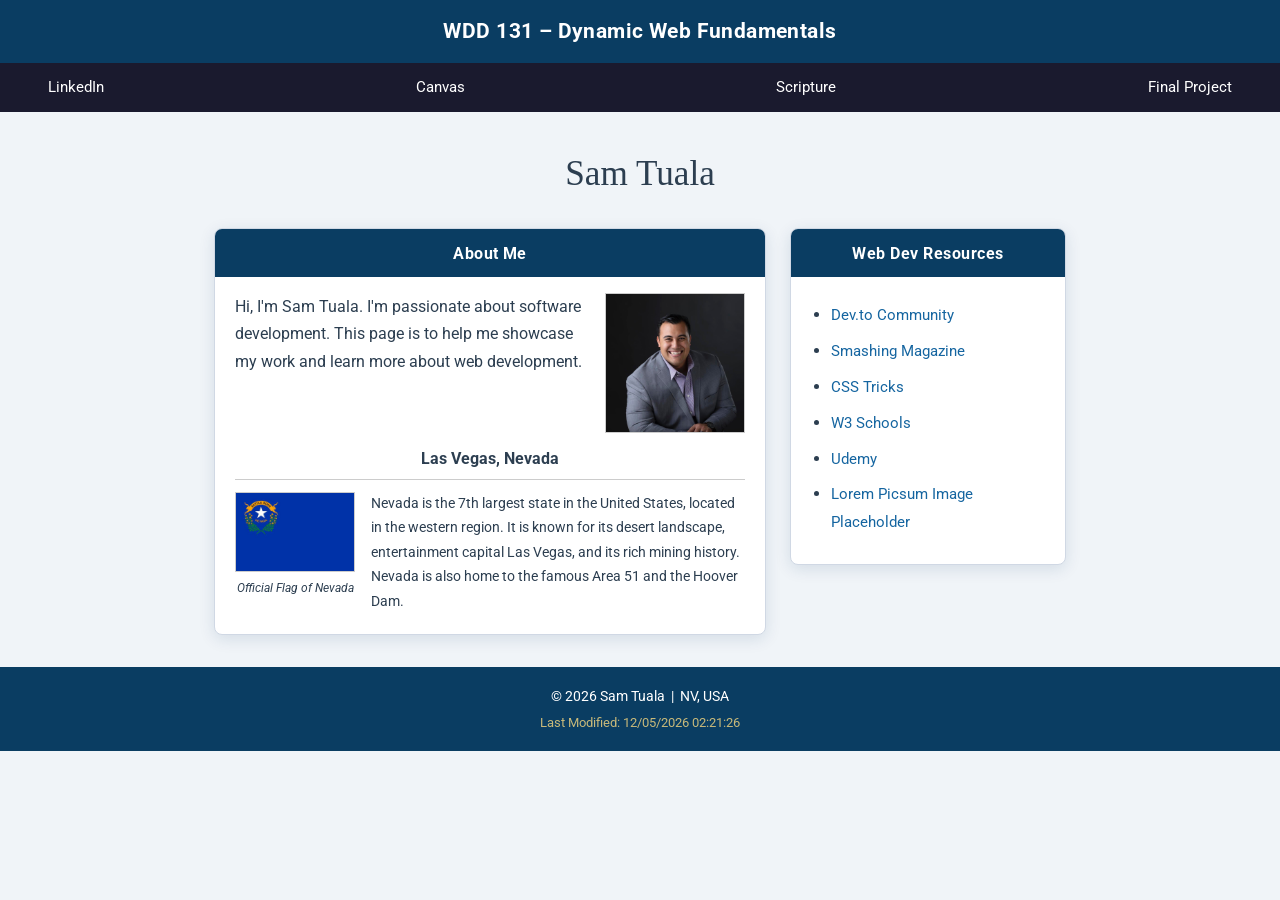
<file: index.html>
<!DOCTYPE html>
<html lang="en">

<head>
    <meta charset="UTF-8">
    <meta name="viewport" content="width=device-width, initial-scale=1.0">
    <title>WDD 131 – Dynamic Web Fundamentals – Sam Tuala</title>
    <meta name="description"
        content="WDD 131 – Dynamic Web Fundamentals | Sam Tuala | A course portfolio showcasing JavaScript, dynamic web design, and interactive page development.">
    <meta name="author" content="Sam Tuala">
    <link rel="preconnect" href="https://fonts.googleapis.com">
    <link rel="preconnect" href="https://fonts.gstatic.com" crossorigin>
    <link href="https://fonts.googleapis.com/css2?family=Roboto:ital,wght@0,100..900;1,100..900&display=swap" rel="stylesheet">
    <link rel="stylesheet" href="styles/base.css">
    <script src="scripts/getdates.js" defer></script>
</head>

<body>

    <header>
        <span id="course-title">WDD 131 – Dynamic Web Fundamentals</span>
        <nav>
            <a href="https://www.linkedin.com" target="_blank">LinkedIn</a>
            <a href="https://byupw.instructure.com/" target="_blank">Canvas</a>
            <a href="https://www.churchofjesuschrist.org/study/scriptures/bofm/1-ne/1?lang=eng&id=p1#p1" target="_blank">Scripture</a>
            <a href="final-project/index.html">Final Project</a>
        </nav>
    </header>

    <main>
        <h1>Sam Tuala</h1>

        <div class="card-grid">

            <section class="card">
                <h2>About Me</h2>
                <div class="card-body">
                    <img src="images/profile.jpg" alt="Sam Tuala profile photo" class="profile-photo">
                    <p>Hi, I'm Sam Tuala. I'm passionate about software development. This page is to
                        help me showcase my work and learn more about web development.</p>

                    <h3>Las Vegas, Nevada</h3>
                    <div class="location-block">
                        <figure>
                            <img src="images/nv-flag.jpg" alt="Official Flag of Nevada">
                            <figcaption>Official Flag of Nevada</figcaption>
                        </figure>
                        <p>Nevada is the 7th largest state in the United States, located in the western
                            region. It is known for its desert landscape, entertainment capital Las Vegas,
                            and its rich mining history. Nevada is also home to the famous Area 51 and
                            the Hoover Dam.</p>
                    </div>
                </div>
            </section>

            <section class="card">
                <h2>Web Dev Resources</h2>
                <div class="card-body">
                    <ul class="resource-list">
                        <li><a href="https://dev.to" target="_blank">Dev.to Community</a></li>
                        <li><a href="https://www.smashingmagazine.com" target="_blank">Smashing Magazine</a></li>
                        <li><a href="https://css-tricks.com" target="_blank">CSS Tricks</a></li>
                        <li><a href="https://www.w3schools.com" target="_blank">W3 Schools</a></li>
                        <li><a href="https://www.udemy.com" target="_blank">Udemy</a></li>
                        <li><a href="https://picsum.photos" target="_blank">Lorem Picsum Image Placeholder</a></li>
                    </ul>
                </div>
            </section>

        </div>
    </main>

    <footer>
    <p>&copy; <span id="currentyear"></span> Sam Tuala &nbsp;|&nbsp; NV, USA</p>
    <p id="lastModified"></p>
</footer>

</body>
</html>
</file>
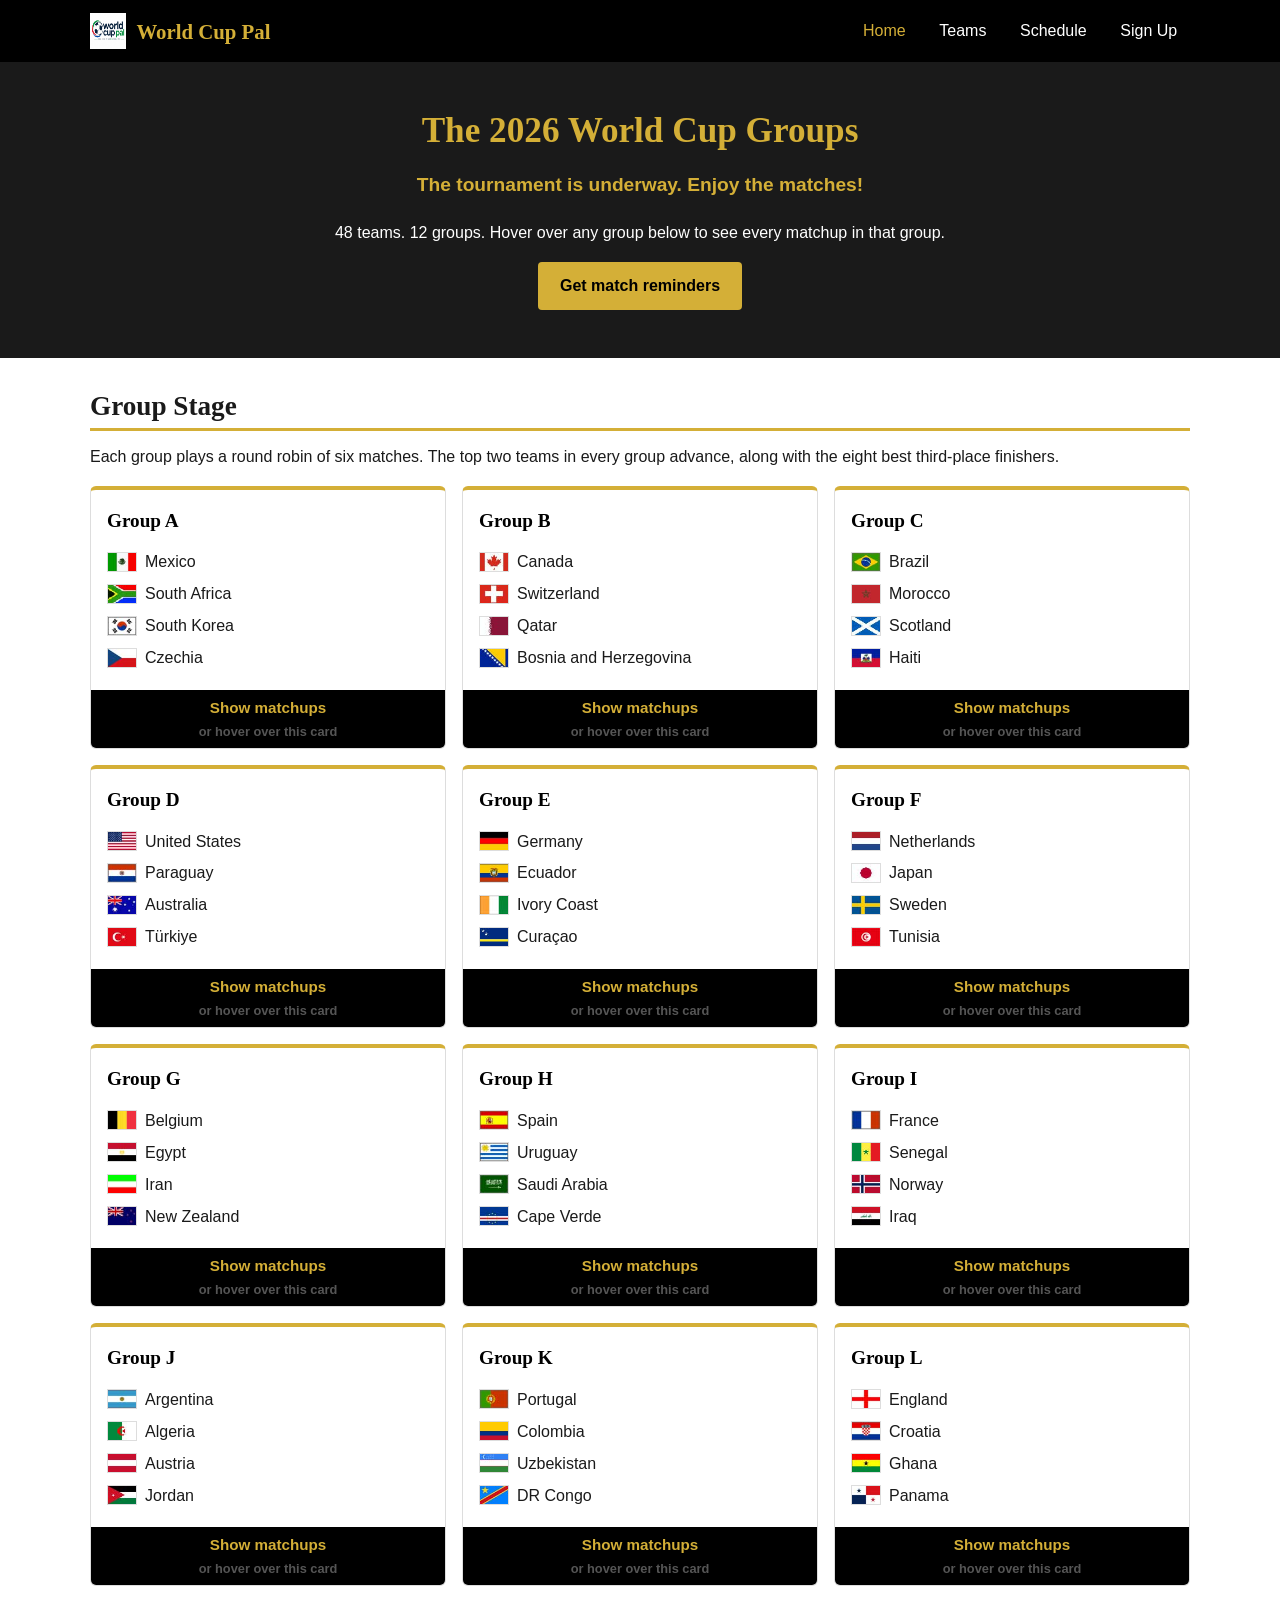
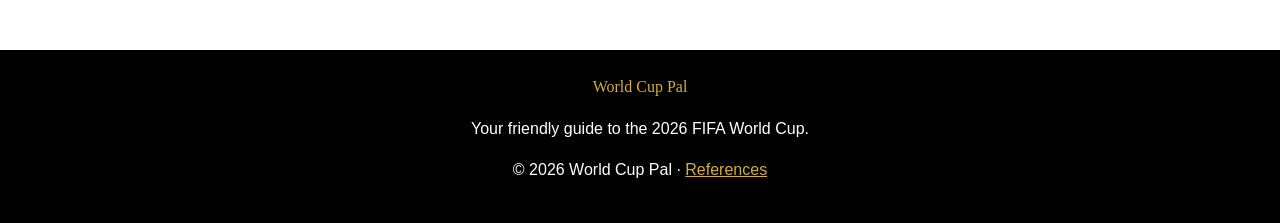
<file: project/index.html>
<!DOCTYPE html>
<html lang="en">
<head>
  <meta charset="UTF-8">
  <meta name="viewport" content="width=device-width, initial-scale=1.0">
  <meta name="description" content="World Cup Pal is a friendly guide to the 2026 FIFA World Cup. Browse all 12 groups and hover over any group to see its matchups.">
  <meta name="author" content="Sam Tuala">
  <title>World Cup Pal | 2026 FIFA World Cup Groups</title>
  <link rel="icon" href="images/logo.jpg" type="image/jpg">
  <link rel="stylesheet" href="styles/main.css">
  <script src="scripts/main.js" defer></script>
  <script src="scripts/home.js" defer></script>
  <script src="scripts/groups.js" defer></script>
</head>
<body>
  <a class="skip-link" href="#main">Skip to main content</a>

  <header class="site-header">
    <div class="container header-inner">
      <a class="brand" href="index.html">
        <img src="images/logo.jpg" alt="" width="36" height="36">
        World Cup Pal
      </a>
      <button id="nav-toggle" class="nav-toggle" aria-label="Toggle navigation" aria-expanded="false" aria-controls="nav-menu">&#9776;</button>
      <nav class="main-nav" aria-label="Main">
        <ul id="nav-menu" class="nav-menu">
          <li><a href="index.html" class="active">Home</a></li>
          <li><a href="teams.html">Teams</a></li>
          <li><a href="schedule.html">Schedule</a></li>
          <li><a href="signup.html">Sign Up</a></li>
        </ul>
      </nav>
    </div>
  </header>

  <main id="main">
    <section class="hero">
      <div class="container">
        <h1>The 2026 World Cup Groups</h1>
        <p id="countdown" class="countdown">Counting down to kickoff&hellip;</p>
        <p>48 teams. 12 groups. Hover over any group below to see
          every matchup in that group.</p>
        <a class="btn" href="signup.html">Get match reminders</a>
      </div>
    </section>

    <section class="section">
      <div class="container">
        <h2>Group Stage</h2>
        <p>Each group plays a round robin of six matches. The top two teams in every
          group advance, along with the eight best third-place finishers.</p>
        <div id="group-grid" class="group-grid"></div>
      </div>
    </section>
  </main>

  <footer class="site-footer">
    <div class="container">
      <p class="tagline">World Cup Pal</p>
      <p>Your friendly guide to the 2026 FIFA World Cup.</p>
      <p>&copy; <span id="year"></span> World Cup Pal &middot; <a href="references.html">References</a></p>
    </div>
  </footer>
</body>
</html>
</file>
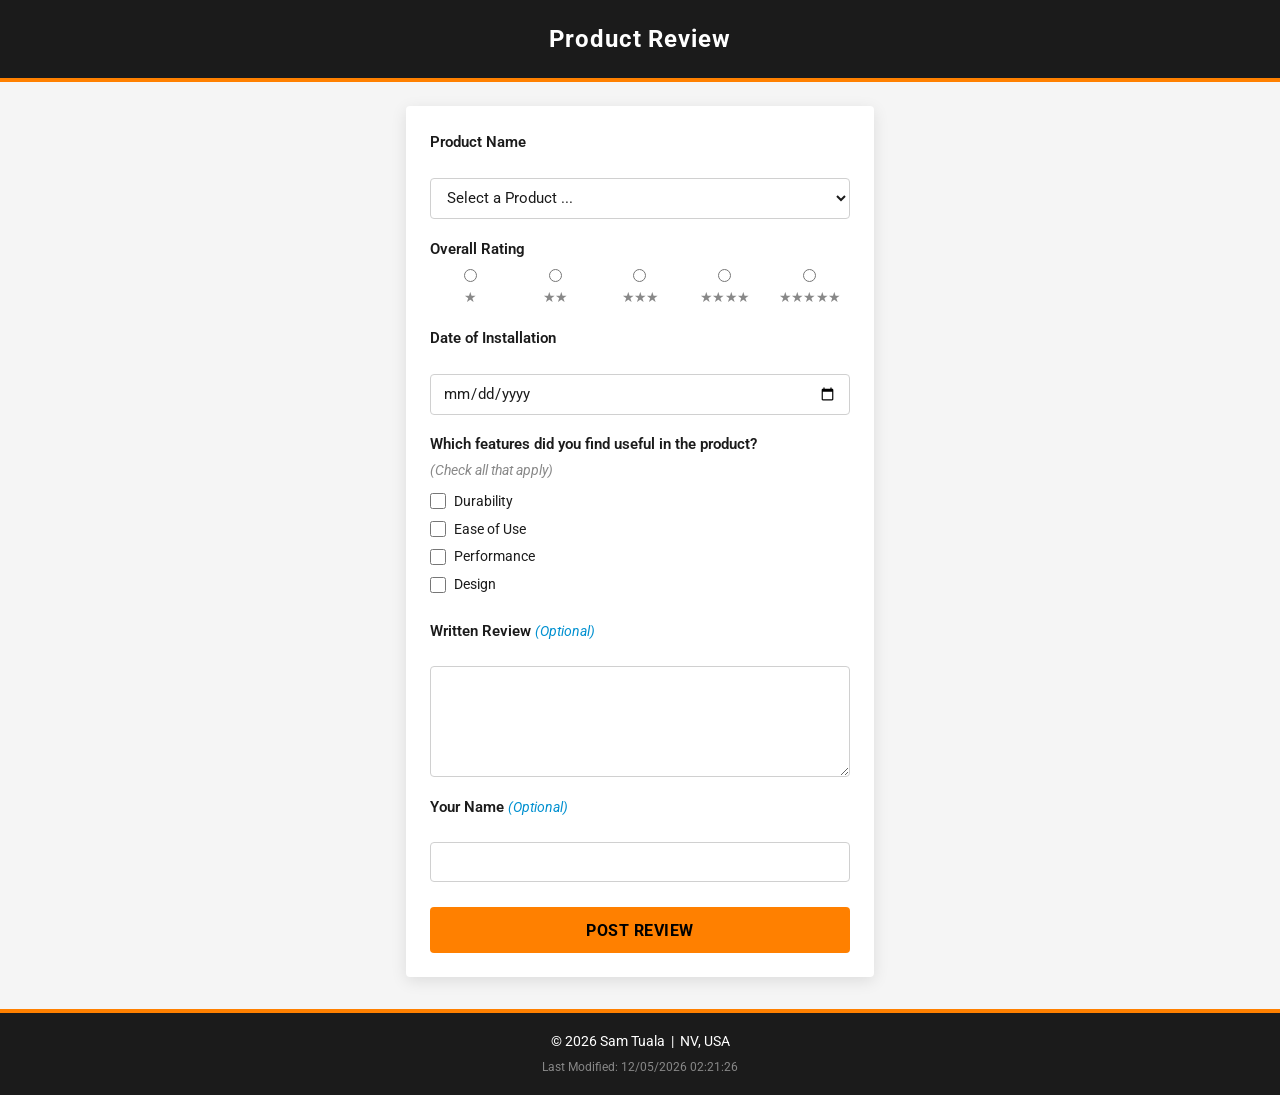
<file: form.html>
<!DOCTYPE html>
<html lang="en">

<head>
    <meta charset="UTF-8">
    <meta name="viewport" content="width=device-width, initial-scale=1.0">
    <title>Product Review | Sam Tuala</title>
    <meta name="description"
        content="Submit a product review for our latest gear. Share your experience and help others choose the right product.">
    <meta name="author" content="Sam Tuala">
    <link rel="preconnect" href="https://fonts.googleapis.com">
    <link rel="preconnect" href="https://fonts.gstatic.com" crossorigin>
    <link href="https://fonts.googleapis.com/css2?family=Roboto:ital,wght@0,100..900;1,100..900&display=swap" rel="stylesheet">
    <link rel="stylesheet" href="styles/form.css">
    <script src="scripts/form.js" defer></script>
</head>

<body>

    <header>
        <h1>Product Review</h1>
    </header>

    <main>
        <form method="get" action="review.html" class="review-form">

            <!-- Product Name -->
            <label for="product">Product Name</label>
            <select id="product" name="product" required>
                <option disabled selected value="">Select a Product ...</option>
            </select>

            <!-- Overall Rating -->
            <fieldset class="rating-group">
                <legend>Overall Rating</legend>
                <label class="rating-label" for="rating-1">
                    <input type="radio" id="rating-1" name="rating" value="1" required>
                    <span>★</span>
                </label>
                <label class="rating-label" for="rating-2">
                    <input type="radio" id="rating-2" name="rating" value="2" required>
                    <span>★★</span>
                </label>
                <label class="rating-label" for="rating-3">
                    <input type="radio" id="rating-3" name="rating" value="3" required>
                    <span>★★★</span>
                </label>
                <label class="rating-label" for="rating-4">
                    <input type="radio" id="rating-4" name="rating" value="4" required>
                    <span>★★★★</span>
                </label>
                <label class="rating-label" for="rating-5">
                    <input type="radio" id="rating-5" name="rating" value="5" required>
                    <span>★★★★★</span>
                </label>
            </fieldset>

            <!-- Date of Installation -->
            <label for="install-date">Date of Installation</label>
            <input type="date" id="install-date" name="install-date" required>

            <fieldset class="checkbox-group">
                <legend>Which features did you find useful in the product?
                    <span class="hint">(Check all that apply)</span>
                </legend>
                <label for="feat-durability">
                    <input type="checkbox" id="feat-durability" name="features" value="durability">
                    Durability
                </label>
                <label for="feat-ease">
                    <input type="checkbox" id="feat-ease" name="features" value="ease-of-use">
                    Ease of Use
                </label>
                <label for="feat-performance">
                    <input type="checkbox" id="feat-performance" name="features" value="performance">
                    Performance
                </label>
                <label for="feat-design">
                    <input type="checkbox" id="feat-design" name="features" value="design">
                    Design
                </label>
            </fieldset>

            <!-- Written Review -->
            <label for="review">Written Review <span class="optional">(Optional)</span></label>
            <textarea id="review" name="review" rows="5"></textarea>

            <!-- User Name -->
            <label for="user-name">Your Name <span class="optional">(Optional)</span></label>
            <input type="text" id="user-name" name="user-name">

            <!-- Submit -->
            <button type="submit" class="submit-btn">Post Review</button>

        </form>
    </main>

    <footer>
        <p>&copy; <span id="currentyear"></span> Sam Tuala &nbsp;|&nbsp; NV, USA</p>
        <p id="lastModified"></p>
    </footer>

</body>
</html>
</file>
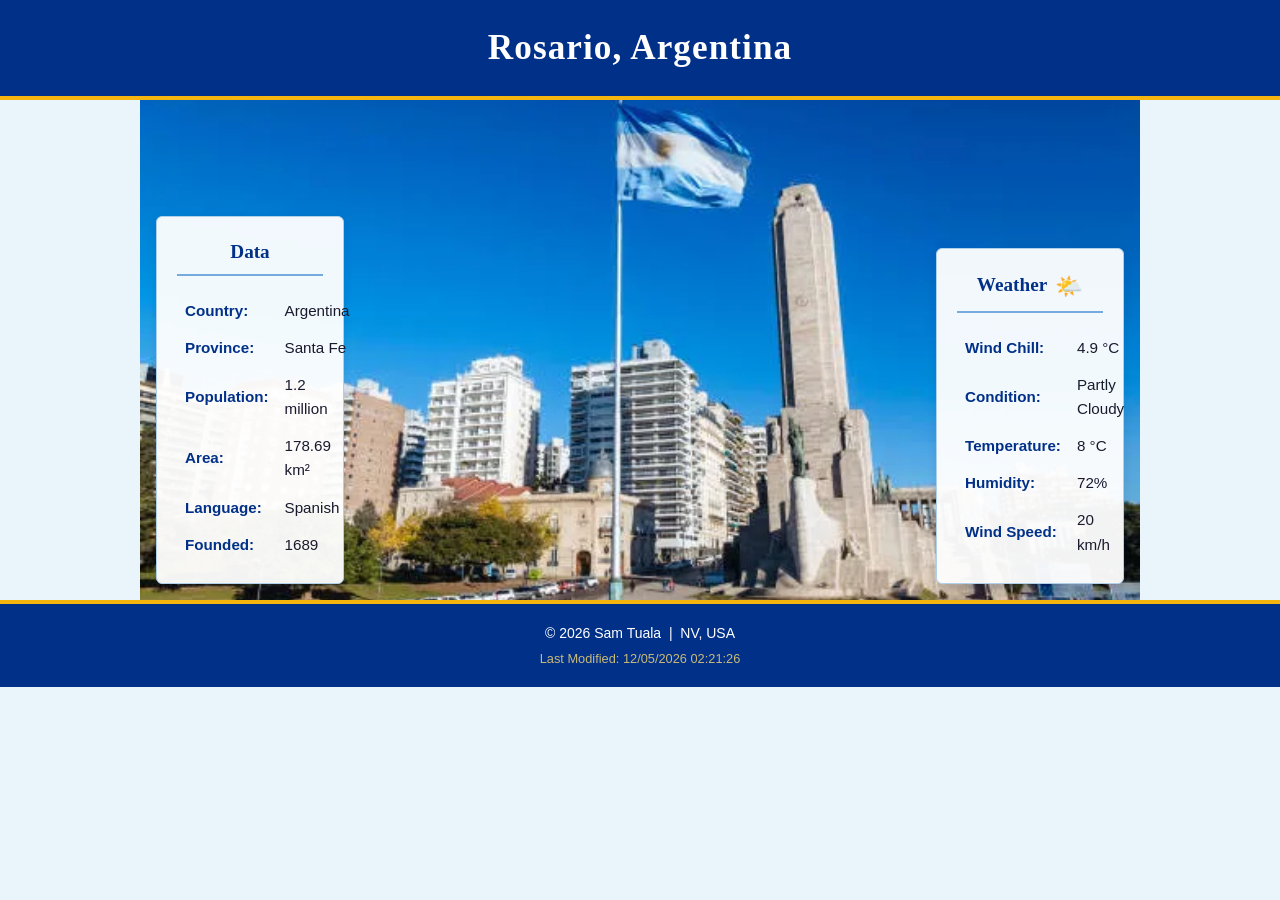
<file: place.html>
<!DOCTYPE html>
<html lang="en">

<head>
    <meta charset="UTF-8">
    <meta name="viewport" content="width=device-width, initial-scale=1.0">
    <title>Rosario, Argentina</title>
    <meta name="description"
        content="Discover Rosario, Argentina — a vibrant city on the Paraná River known for its culture, architecture, and birthplace of Lionel Messi.">
    <meta name="author" content="Sam Tuala">
     <link rel="preconnect" href="https://fonts.googleapis.com">
    <link rel="preconnect" href="https://fonts.gstatic.com" crossorigin>
    <link href="https://fonts.googleapis.com/css2?family=Roboto:ital,wght@0,100..900;1,100..900&display=swap" rel="stylesheet">
    <link rel="stylesheet" href="styles/place.css">
    <script src="scripts/place.js" defer></script>
</head>

<body>

    <header>
        <h1>Rosario, Argentina</h1>
    </header>

    <main>

        <picture>
            <source srcset="images/rosario-large.webp" media="(min-width: 640px)">
            <img src="images/rosario-small.webp" alt="Panoramic view of Rosario, Argentina" loading="lazy">
        </picture>

        
        <section class="data-section">
            <h2>Data</h2>
            <table>
                <tr>
                    <td class="label">Country:</td>
                    <td class="value">Argentina</td>
                </tr>
                <tr>
                    <td class="label">Province:</td>
                    <td class="value">Santa Fe</td>
                </tr>
                <tr>
                    <td class="label">Population:</td>
                    <td class="value">1.2 million</td>
                </tr>
                <tr>
                    <td class="label">Area:</td>
                    <td class="value">178.69 km²</td>
                </tr>
                <tr>
                    <td class="label">Language:</td>
                    <td class="value">Spanish</td>
                </tr>
                <tr>
                    <td class="label">Founded:</td>
                    <td class="value">1689</td>
                </tr>
            </table>
        </section>

        
        <section class="weather-section">
            <h2>Weather</h2>
            <img src="images/weather-icon.svg" alt="Current weather icon" class="weather-icon">
            <table>
                <tr>
                     <td class="label">Wind Chill:</td>
                     <td class="value" id="weather-windchill">--</td>
                </tr>
              <tr>
                <td class="label">Condition:</td>
                <td class="value">Partly Cloudy</td>
            </tr>
                <tr>
                 <td class="label">Temperature:</td>
                <td class="value">8 °C</td>
            </tr>
            <tr>
                 <td class="label">Humidity:</td>
                <td class="value">72%</td>
            </tr>
            <tr>
                <td class="label">Wind Speed:</td>
                <td class="value">20 km/h</td>
            </tr>
            </table>
        </section>

    </main>

    <footer>
        <p>&copy; <span id="currentyear"></span> Sam Tuala &nbsp;|&nbsp; NV, USA</p>
        <p id="lastModified"></p>
    </footer>

</body>
</html>
</file>
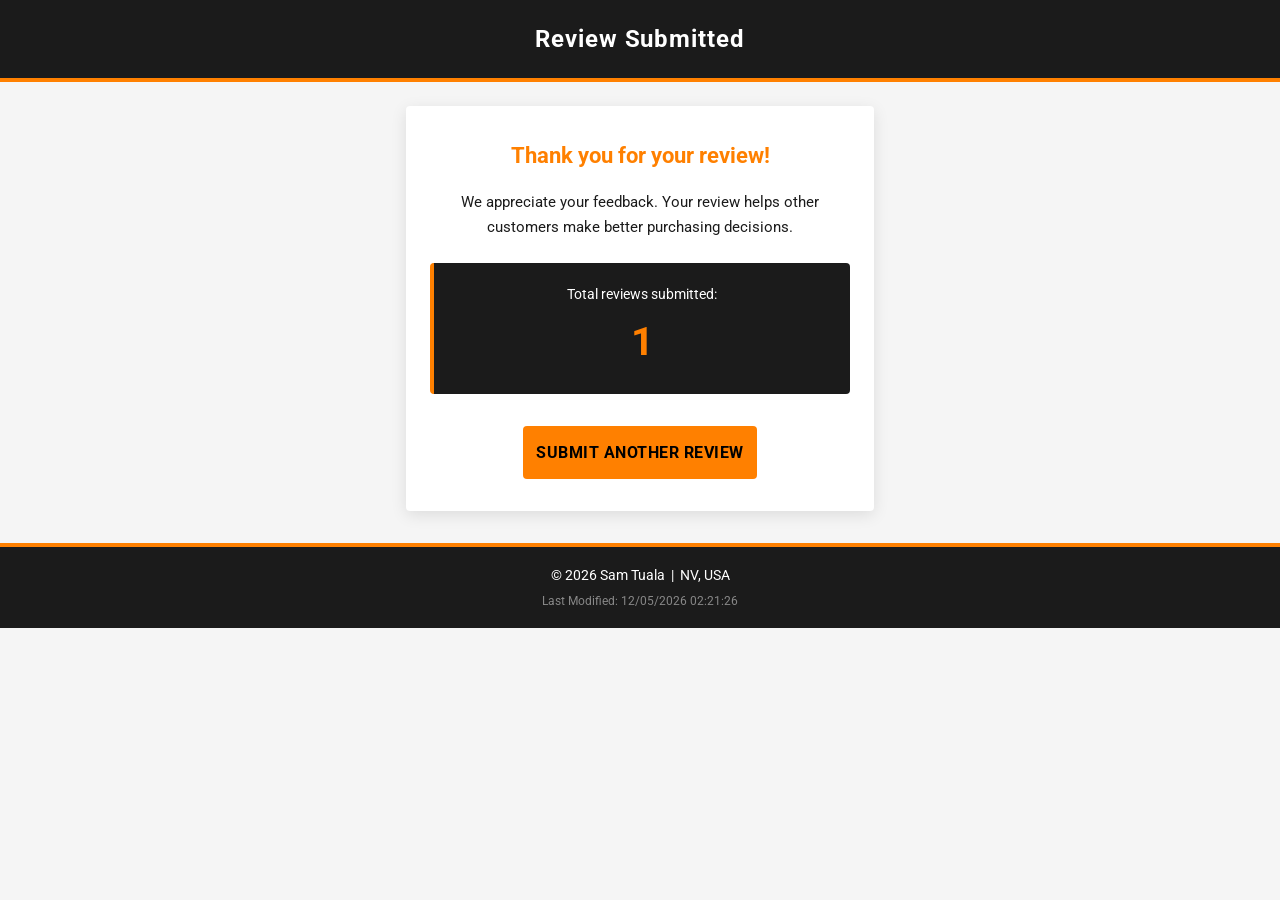
<file: review.html>
<!DOCTYPE html>
<html lang="en">

<head>
    <meta charset="UTF-8">
    <meta name="viewport" content="width=device-width, initial-scale=1.0">
    <title>Review Submitted | Sam Tuala</title>
    <meta name="description"
        content="Your product review has been submitted successfully. Thank you for sharing your feedback.">
    <meta name="author" content="Sam Tuala">
    <link rel="preconnect" href="https://fonts.googleapis.com">
    <link rel="preconnect" href="https://fonts.gstatic.com" crossorigin>
    <link href="https://fonts.googleapis.com/css2?family=Roboto:ital,wght@0,100..900;1,100..900&display=swap" rel="stylesheet">
    <link rel="stylesheet" href="styles/form.css">
    <script src="scripts/review.js" defer></script>
</head>

<body>

    <header>
        <h1>Review Submitted</h1>
    </header>

    <main>
        <section class="confirmation">
            <h2>Thank you for your review!</h2>
            <p class="confirmation-message">We appreciate your feedback. Your review helps other customers make better purchasing decisions.</p>

            <div class="review-counter">
                <p>Total reviews submitted:</p>
                <span id="review-count">0</span>
            </div>

            <a href="form.html" class="submit-btn back-link">Submit Another Review</a>
        </section>
    </main>

    <footer>
        <p>&copy; <span id="currentyear"></span> Sam Tuala &nbsp;|&nbsp; NV, USA</p>
        <p id="lastModified"></p>
    </footer>

</body>
</html>
</file>
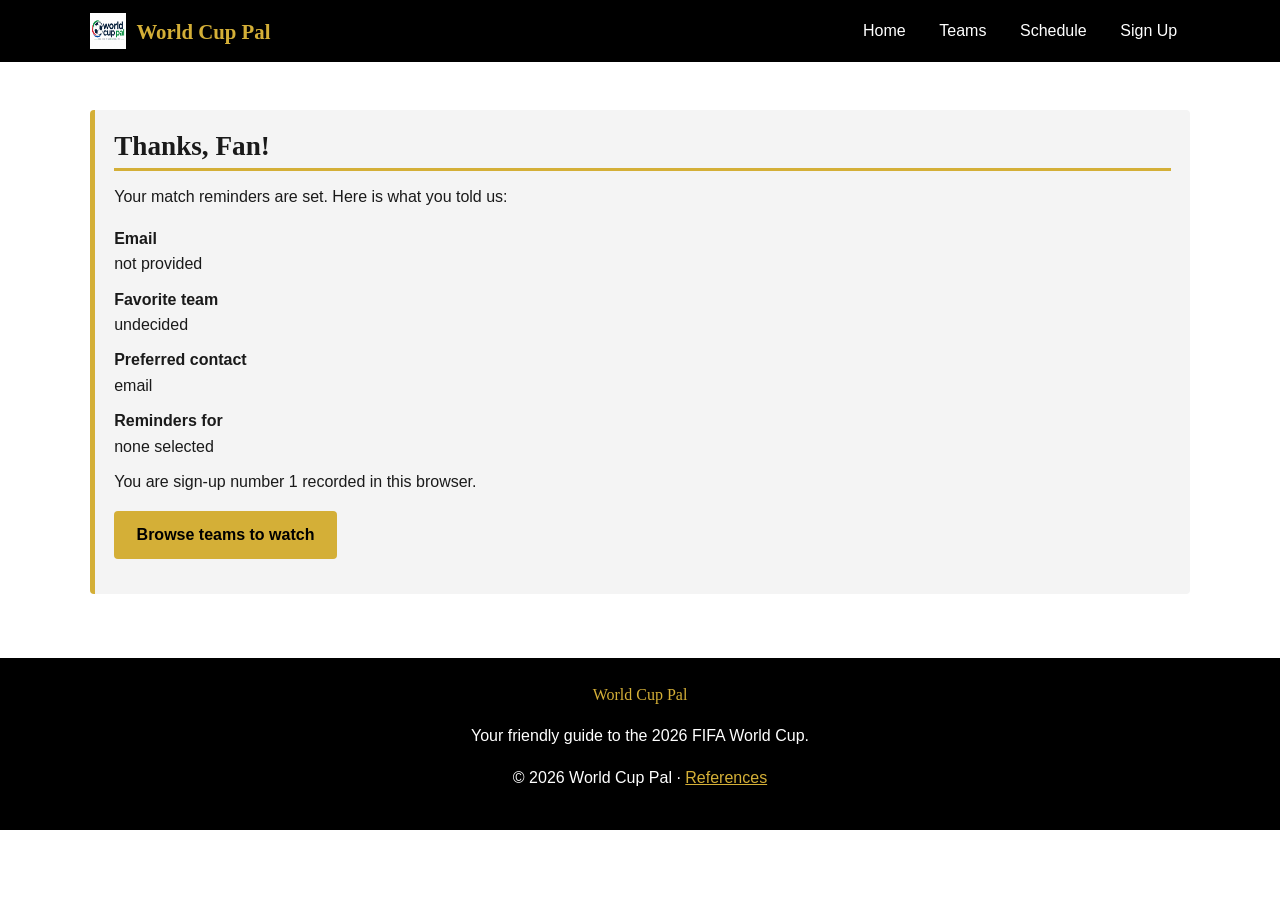
<file: project/confirmation.html>
<!DOCTYPE html>
<html lang="en">
<head>
  <meta charset="UTF-8">
  <meta name="viewport" content="width=device-width, initial-scale=1.0">
  <meta name="description" content="Confirmation of your World Cup Pal match reminder sign-up for the 2026 FIFA World Cup.">
  <meta name="author" content="Sam Tuala">
  <title>You're Signed Up | World Cup Pal</title>
  <link rel="icon" href="images/logo.jpg" type="image/svg+xml">
  <link rel="stylesheet" href="styles/main.css">
  <script src="scripts/main.js" defer></script>
  <script src="scripts/form.js" defer></script>
</head>
<body>
  <a class="skip-link" href="#main">Skip to main content</a>

  <header class="site-header">
    <div class="container header-inner">
      <a class="brand" href="index.html">
        <img src="images/logo.jpg" alt="" width="36" height="36">
        World Cup Pal
      </a>
      <button id="nav-toggle" class="nav-toggle" aria-label="Toggle navigation" aria-expanded="false" aria-controls="nav-menu">&#9776;</button>
      <nav class="main-nav" aria-label="Main">
        <ul id="nav-menu" class="nav-menu">
          <li><a href="index.html">Home</a></li>
          <li><a href="teams.html">Teams</a></li>
          <li><a href="schedule.html">Schedule</a></li>
          <li><a href="signup.html">Sign Up</a></li>
        </ul>
      </nav>
    </div>
  </header>

  <main id="main">
    <section class="section">
      <div class="container">
        <div id="confirm" class="confirm-panel">
          <h2>Thanks for signing up!</h2>
          <p>Your match reminders are set.</p>
        </div>
      </div>
    </section>
  </main>

  <footer class="site-footer">
    <div class="container">
      <p class="tagline">World Cup Pal</p>
      <p>Your friendly guide to the 2026 FIFA World Cup.</p>
      <p>&copy; <span id="year"></span> World Cup Pal &middot; <a href="references.html">References</a></p>
    </div>
  </footer>
</body>
</html>
</file>
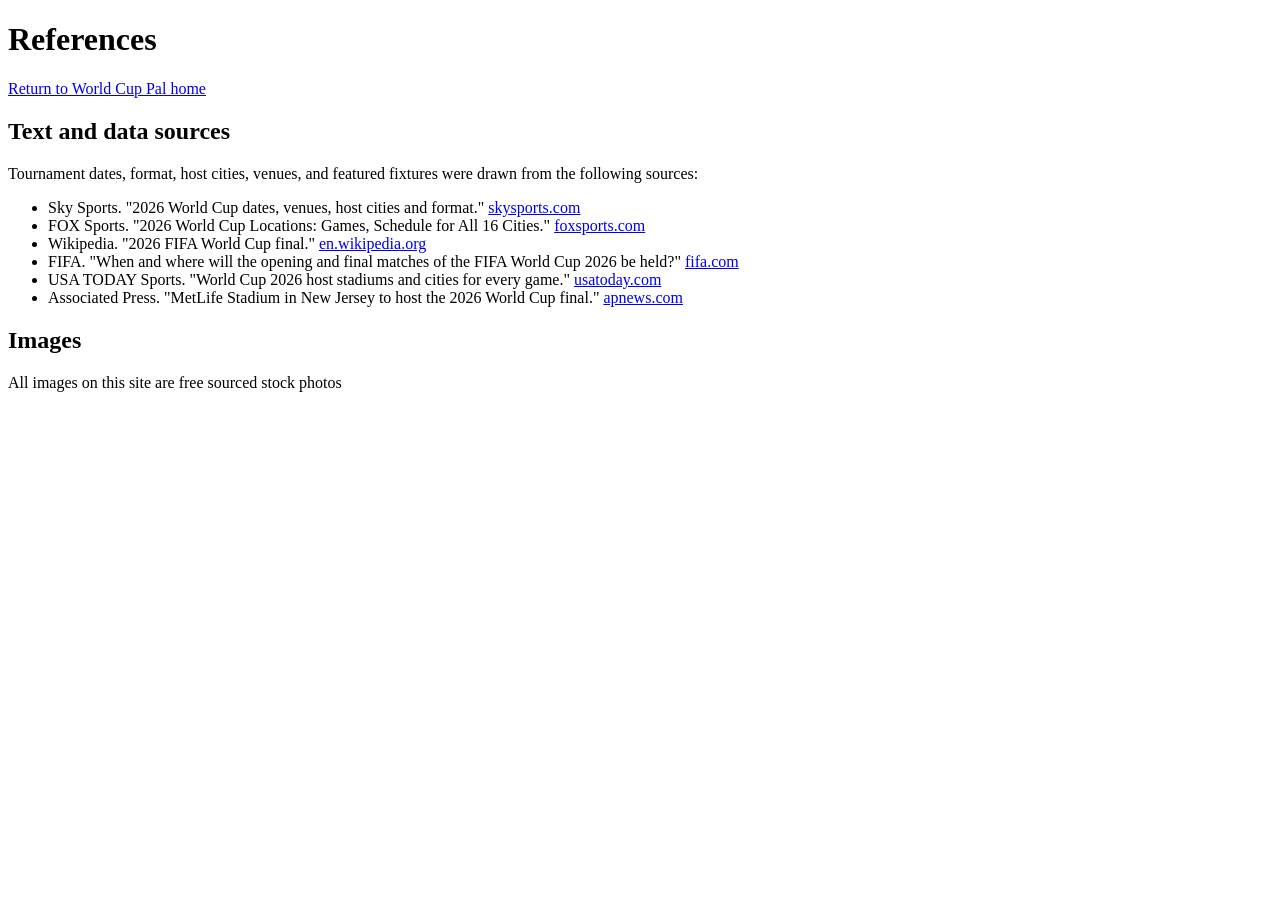
<file: project/references.html>
<!DOCTYPE html>
<html lang="en">
<head>
  <meta charset="UTF-8">
  <meta name="viewport" content="width=device-width, initial-scale=1.0">
  <meta name="description" content="Sources and references used for the World Cup Pal 2026 FIFA World Cup fan guide.">
  <meta name="author" content="Sam Tuala">
  <title>References | World Cup Pal</title>
</head>
<body>
  <h1>References</h1>
  <p><a href="index.html">Return to World Cup Pal home</a></p>

  <h2>Text and data sources</h2>
  <p>Tournament dates, format, host cities, venues, and featured fixtures were drawn from the
    following sources:</p>
  <ul>
    <li>Sky Sports. "2026 World Cup dates, venues, host cities and format."
      <a href="https://www.skysports.com/football/news/12010/13272067/2026-world-cup-dates-venues-host-cities-and-format-for-usa-canada-and-mexico-tournament">skysports.com</a></li>
    <li>FOX Sports. "2026 World Cup Locations: Games, Schedule for All 16 Cities."
      <a href="https://www.foxsports.com/stories/soccer/2026-world-cup-how-many-games-each-16-host-cities">foxsports.com</a></li>
    <li>Wikipedia. "2026 FIFA World Cup final."
      <a href="https://en.wikipedia.org/wiki/2026_FIFA_World_Cup_final">en.wikipedia.org</a></li>
    <li>FIFA. "When and where will the opening and final matches of the FIFA World Cup 2026 be held?"
      <a href="https://www.fifa.com/en/tournaments/mens/worldcup/canadamexicousa2026">fifa.com</a></li>
    <li>USA TODAY Sports. "World Cup 2026 host stadiums and cities for every game."
      <a href="https://www.usatoday.com/story/sports/soccer/2024/02/04/world-cup-2026-host-stadiums/72381200007/">usatoday.com</a></li>
    <li>Associated Press. "MetLife Stadium in New Jersey to host the 2026 World Cup final."
      <a href="https://apnews.com/">apnews.com</a></li>
  </ul>

  <h2>Images</h2>
  <p>All images on this site are free sourced stock photos</p>
</body>
</html>
</file>
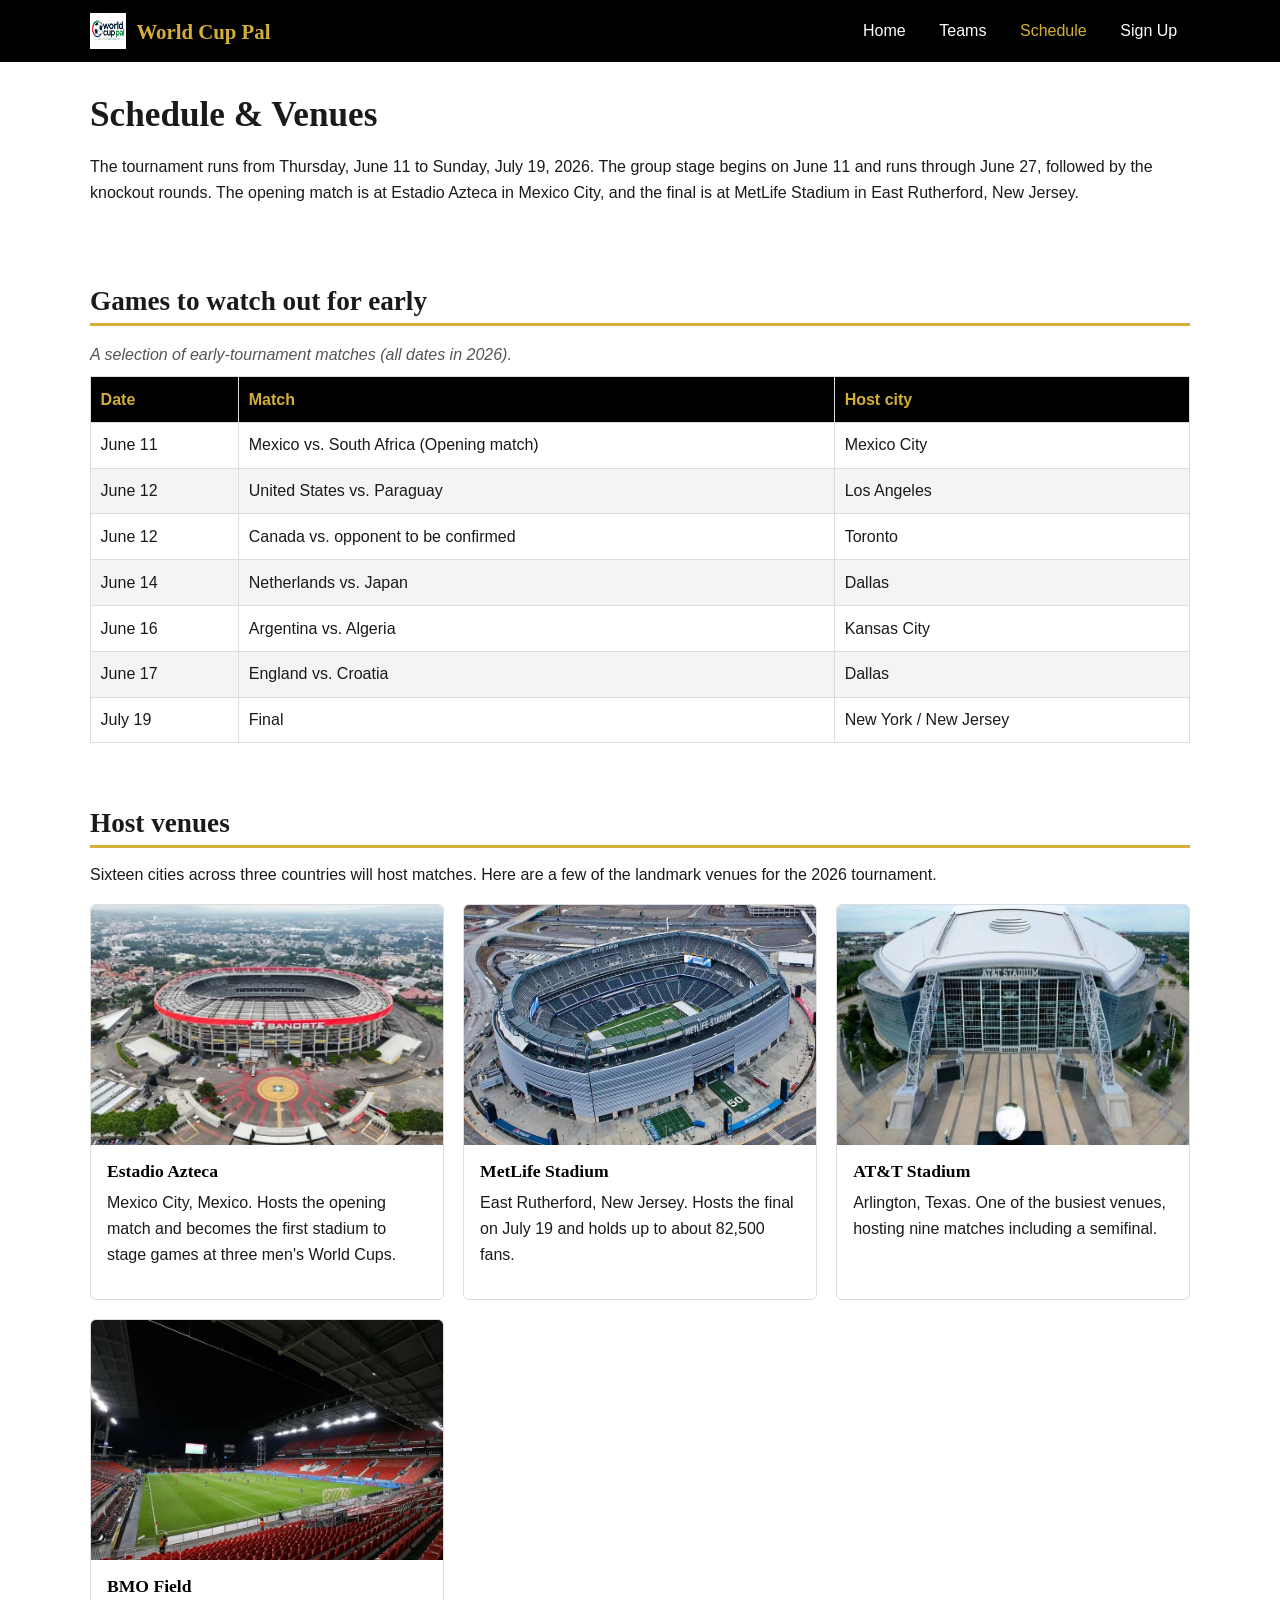
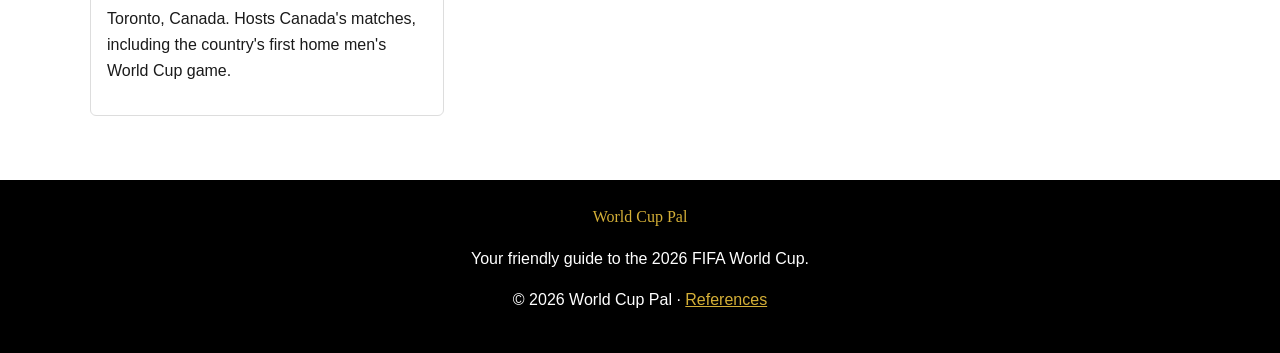
<file: project/schedule.html>
<!DOCTYPE html>
<html lang="en">
<head>
  <meta charset="UTF-8">
  <meta name="viewport" content="width=device-width, initial-scale=1.0">
  <meta name="description" content="Key dates, featured fixtures, and host stadiums for the 2026 FIFA World Cup across the United States, Canada, and Mexico.">
  <meta name="author" content="Sam Tuala">
  <title>Schedule &amp; Venues | World Cup Pal</title>
  <link rel="icon" href="images/logo.jpg" type="image/jpg">
  <link rel="stylesheet" href="styles/main.css">
  <script src="scripts/main.js" defer></script>
</head>
<body>
  <a class="skip-link" href="#main">Skip to main content</a>

  <header class="site-header">
    <div class="container header-inner">
      <a class="brand" href="index.html">
        <img src="images/logo.jpg" alt="" width="36" height="36">
        World Cup Pal
      </a>
      <button id="nav-toggle" class="nav-toggle" aria-label="Toggle navigation" aria-expanded="false" aria-controls="nav-menu">&#9776;</button>
      <nav class="main-nav" aria-label="Main">
        <ul id="nav-menu" class="nav-menu">
          <li><a href="index.html">Home</a></li>
          <li><a href="teams.html">Teams</a></li>
          <li><a href="schedule.html" class="active">Schedule</a></li>
          <li><a href="signup.html">Sign Up</a></li>
        </ul>
      </nav>
    </div>
  </header>

  <main id="main">
    <section class="section">
      <div class="container">
        <h1>Schedule &amp; Venues</h1>
        <p>The tournament runs from Thursday, June 11 to Sunday, July 19, 2026. The group stage
          begins on June 11 and runs through June 27, followed by the knockout rounds. The opening
          match is at Estadio Azteca in Mexico City, and the final is at MetLife Stadium in
          East Rutherford, New Jersey.</p>
      </div>
    </section>

    <section class="section">
      <div class="container">
        <h2>Games to watch out for early</h2>
        <table class="schedule-table">
          <caption>A selection of early-tournament matches (all dates in 2026).</caption>
          <thead>
            <tr>
              <th scope="col">Date</th>
              <th scope="col">Match</th>
              <th scope="col">Host city</th>
            </tr>
          </thead>
          <tbody>
            <tr><td>June 11</td><td>Mexico vs. South Africa (Opening match)</td><td>Mexico City</td></tr>
            <tr><td>June 12</td><td>United States vs. Paraguay</td><td>Los Angeles</td></tr>
            <tr><td>June 12</td><td>Canada vs. opponent to be confirmed</td><td>Toronto</td></tr>
            <tr><td>June 14</td><td>Netherlands vs. Japan</td><td>Dallas</td></tr>
            <tr><td>June 16</td><td>Argentina vs. Algeria</td><td>Kansas City</td></tr>
            <tr><td>June 17</td><td>England vs. Croatia</td><td>Dallas</td></tr>
            <tr><td>July 19</td><td>Final</td><td>New York / New Jersey</td></tr>
          </tbody>
        </table>
      </div>
    </section>

    <section class="section">
      <div class="container">
        <h2>Host venues</h2>
        <p>Sixteen cities across three countries will host matches. Here are a few of the
          landmark venues for the 2026 tournament.</p>
        <div class="cards">
          <article class="card">
            <img src="images/azteca-stadium.jpg" alt="Illustration of a large stadium" width="400" height="240" loading="lazy">
            <div class="card-body">
              <h3>Estadio Azteca</h3>
              <p>Mexico City, Mexico. Hosts the opening match and becomes the first stadium to
                stage games at three men's World Cups.</p>
            </div>
          </article>
          <article class="card">
            <img src="images/metlife-stadium.jpg" alt="Illustration of a large stadium" width="400" height="240" loading="lazy">
            <div class="card-body">
              <h3>MetLife Stadium</h3>
              <p>East Rutherford, New Jersey. Hosts the final on July 19 and holds up to about
                82,500 fans.</p>
            </div>
          </article>
          <article class="card">
            <img src="images/att-stadium.jpg" alt="Illustration of a large stadium" width="400" height="240" loading="lazy">
            <div class="card-body">
              <h3>AT&amp;T Stadium</h3>
              <p>Arlington, Texas. One of the busiest venues, hosting nine matches including a
                semifinal.</p>
            </div>
          </article>
          <article class="card">
            <img src="images/bmo-stadium.jpg" alt="Illustration of a large stadium" width="400" height="240" loading="lazy">
            <div class="card-body">
              <h3>BMO Field</h3>
              <p>Toronto, Canada. Hosts Canada's matches, including the country's first home men's
                World Cup game.</p>
            </div>
          </article>
        </div>
      </div>
    </section>
  </main>

  <footer class="site-footer">
    <div class="container">
      <p class="tagline">World Cup Pal</p>
      <p>Your friendly guide to the 2026 FIFA World Cup.</p>
      <p>&copy; <span id="year"></span> World Cup Pal &middot; <a href="references.html">References</a></p>
    </div>
  </footer>
</body>
</html>
</file>
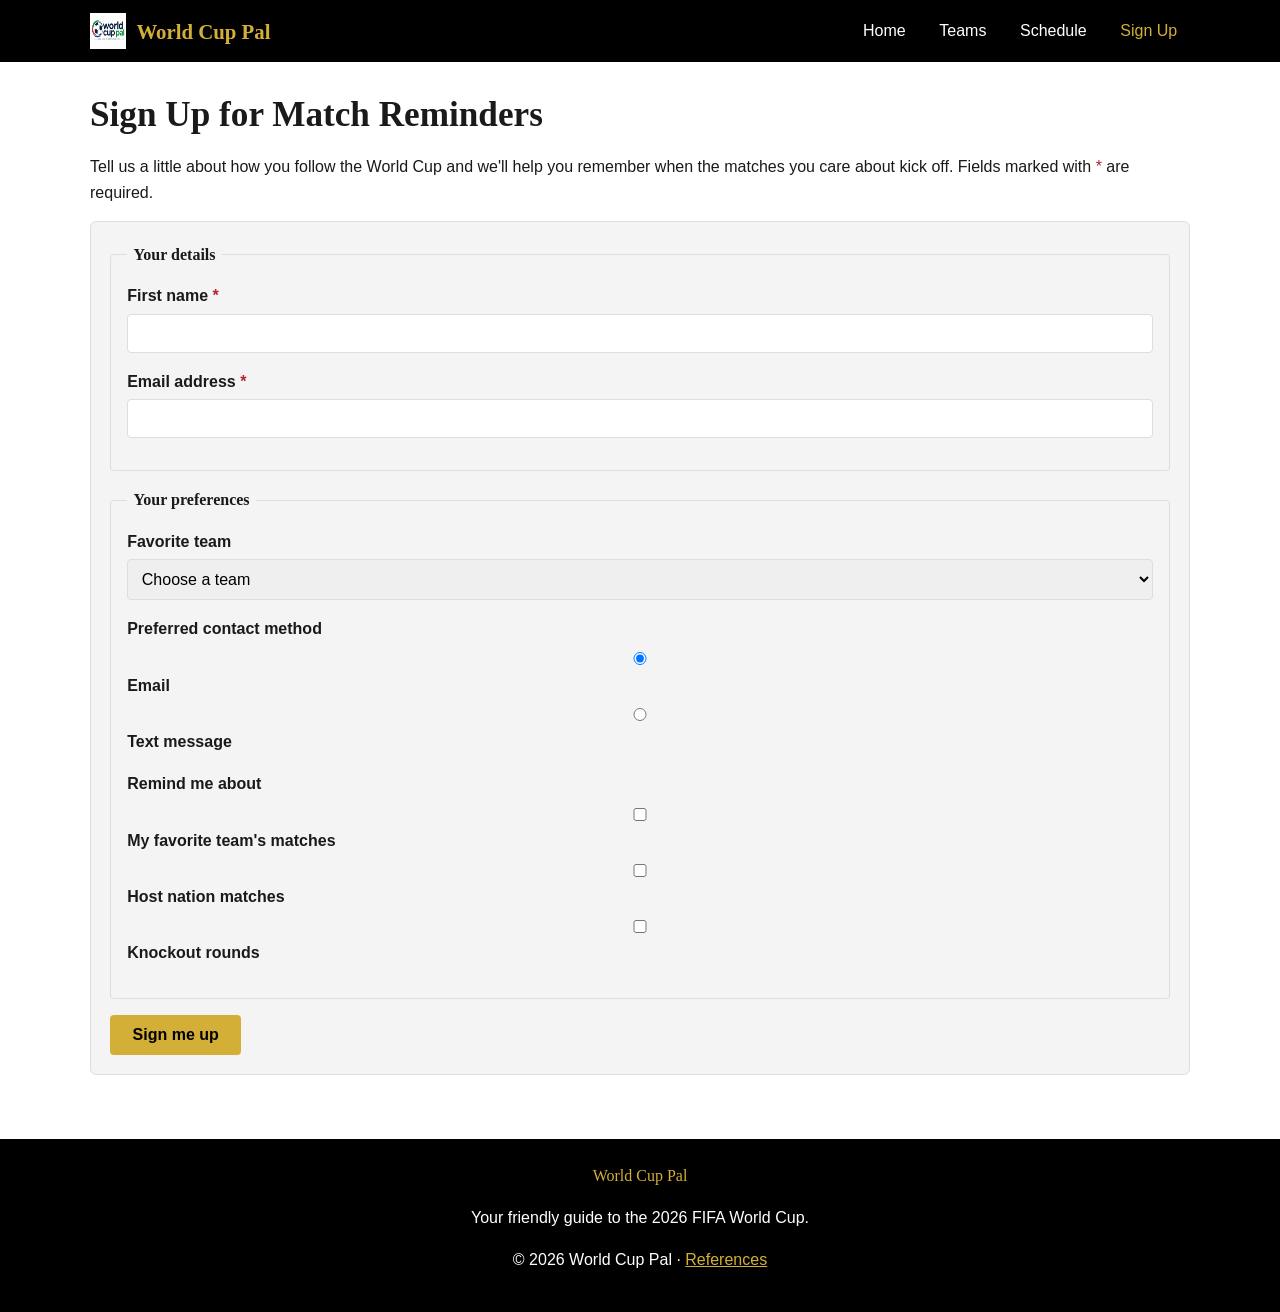
<file: project/signup.html>
<!DOCTYPE html>
<html lang="en">
<head>
  <meta charset="UTF-8">
  <meta name="viewport" content="width=device-width, initial-scale=1.0">
  <meta name="description" content="Sign up for World Cup Pal match reminders. Choose your favorite team and the matches you care about for the 2026 FIFA World Cup.">
  <meta name="author" content="Sam Tuala">
  <title>Sign Up for Reminders | World Cup Pal</title>
  <link rel="icon" href="images/logo.jpg" type="image/jpg">
  <link rel="stylesheet" href="styles/main.css">
  <script src="scripts/main.js" defer></script>
</head>
<body>
  <a class="skip-link" href="#main">Skip to main content</a>

  <header class="site-header">
    <div class="container header-inner">
      <a class="brand" href="index.html">
        <img src="images/logo.jpg" alt="" width="36" height="36">
        World Cup Pal
      </a>
      <button id="nav-toggle" class="nav-toggle" aria-label="Toggle navigation" aria-expanded="false" aria-controls="nav-menu">&#9776;</button>
      <nav class="main-nav" aria-label="Main">
        <ul id="nav-menu" class="nav-menu">
          <li><a href="index.html">Home</a></li>
          <li><a href="teams.html">Teams</a></li>
          <li><a href="schedule.html">Schedule</a></li>
          <li><a href="signup.html" class="active">Sign Up</a></li>
        </ul>
      </nav>
    </div>
  </header>

  <main id="main">
    <section class="section">
      <div class="container">
        <h1>Sign Up for Match Reminders</h1>
        <p>Tell us a little about how you follow the World Cup and we'll help you remember when the
          matches you care about kick off. Fields marked with <span class="required">*</span> are
          required.</p>

        <form class="form-card" action="confirmation.html" method="get">
          <fieldset>
            <legend>Your details</legend>
            <div class="field">
              <label for="fname">First name <span class="required">*</span></label>
              <input type="text" id="fname" name="fname" autocomplete="given-name" required>
            </div>
            <div class="field">
              <label for="email">Email address <span class="required">*</span></label>
              <input type="email" id="email" name="email" autocomplete="email" required>
            </div>
          </fieldset>

          <fieldset>
            <legend>Your preferences</legend>
            <div class="field">
              <label for="favteam">Favorite team</label>
              <select id="favteam" name="favteam">
                <option value="">Choose a team</option>
                <option value="Mexico">Mexico</option>
                <option value="United States">United States</option>
                <option value="Canada">Canada</option>
                <option value="Argentina">Argentina</option>
                <option value="Brazil">Brazil</option>
                <option value="France">France</option>
                <option value="Germany">Germany</option>
                <option value="England">England</option>
                <option value="Netherlands">Netherlands</option>
                <option value="Japan">Japan</option>
                <option value="Undecided">Still deciding</option>
              </select>
            </div>

            <div class="field">
              <span class="field-legend">Preferred contact method</span>
              <label class="choice"><input type="radio" name="contact" value="email" checked> Email</label>
              <label class="choice"><input type="radio" name="contact" value="text"> Text message</label>
            </div>

            <div class="field">
              <span class="field-legend">Remind me about</span>
              <label class="choice"><input type="checkbox" name="reminders" value="My favorite team"> My favorite team's matches</label>
              <label class="choice"><input type="checkbox" name="reminders" value="Host nations"> Host nation matches</label>
              <label class="choice"><input type="checkbox" name="reminders" value="Knockout rounds"> Knockout rounds</label>
            </div>
          </fieldset>

          <div class="form-actions">
            <button type="submit" class="btn">Sign me up</button>
          </div>
        </form>
      </div>
    </section>
  </main>

  <footer class="site-footer">
    <div class="container">
      <p class="tagline">World Cup Pal</p>
      <p>Your friendly guide to the 2026 FIFA World Cup.</p>
      <p>&copy; <span id="year"></span> World Cup Pal &middot; <a href="references.html">References</a></p>
    </div>
  </footer>
</body>
</html>
</file>
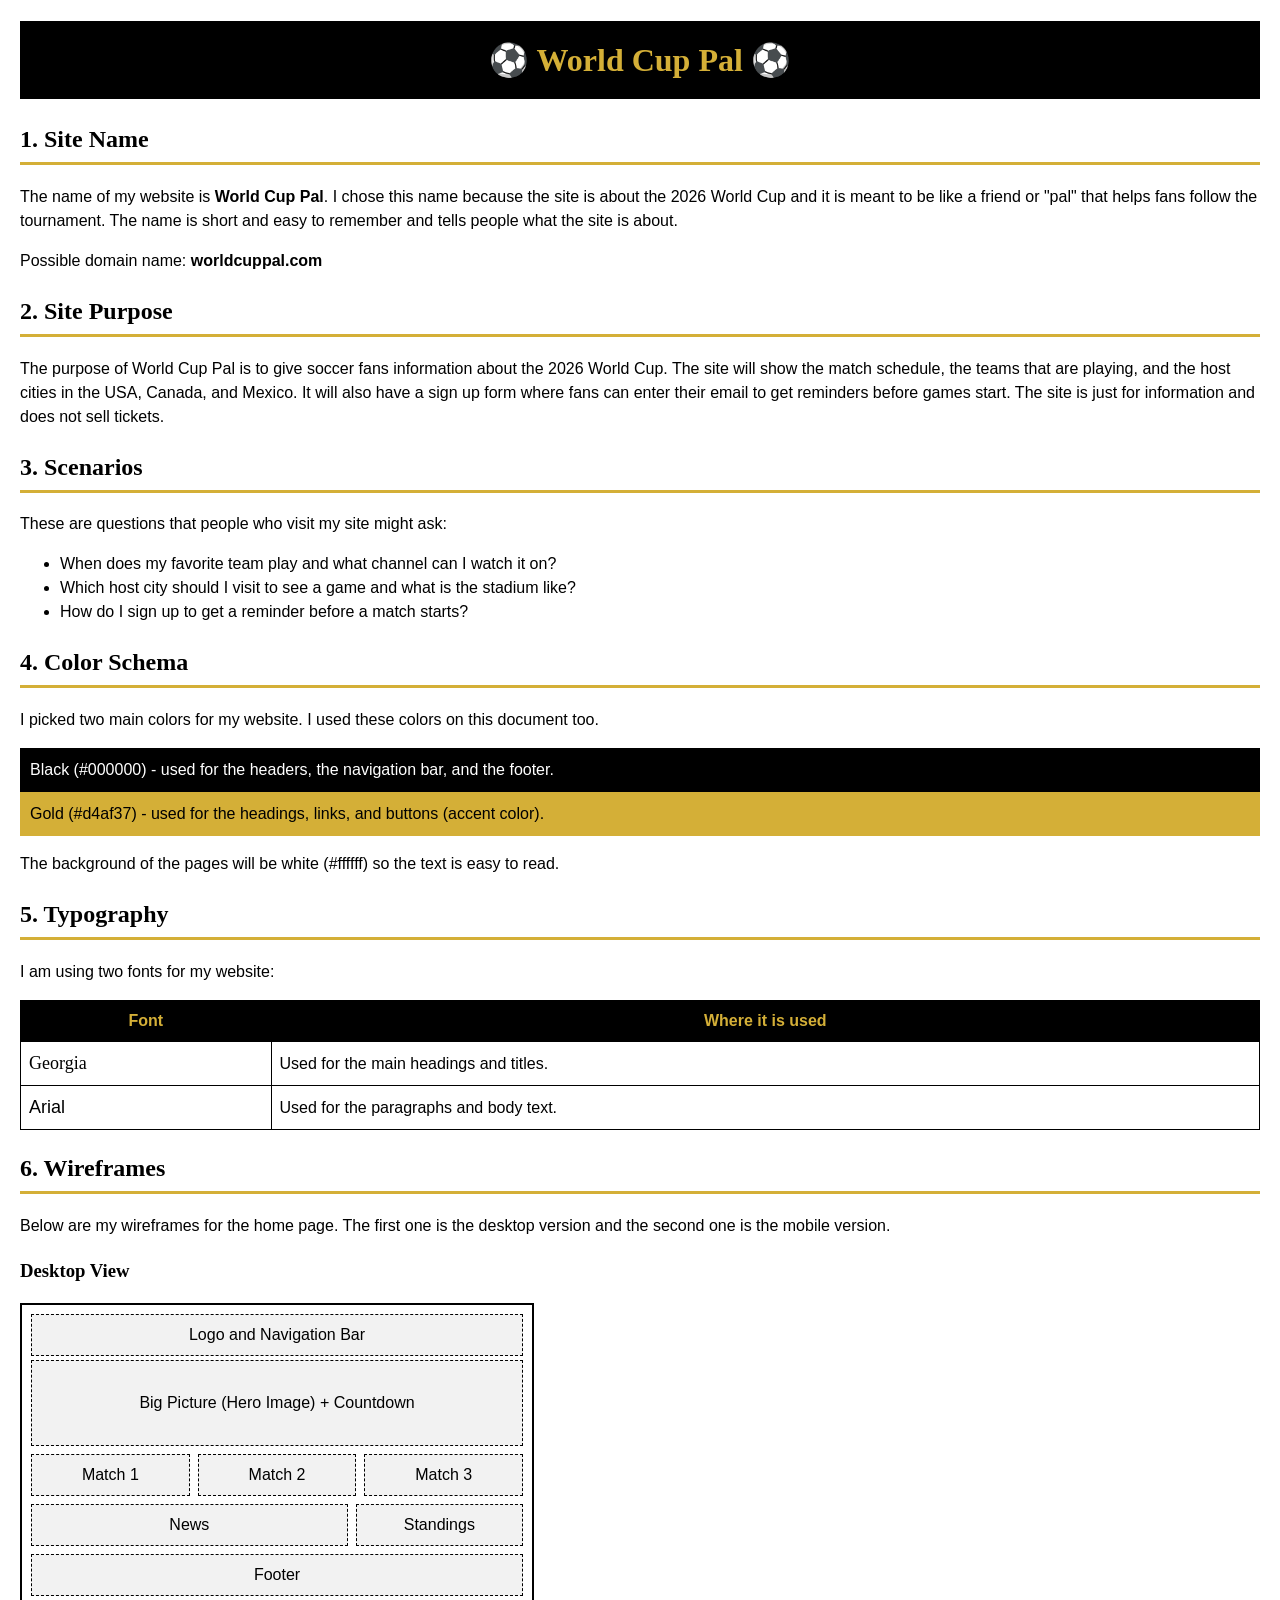
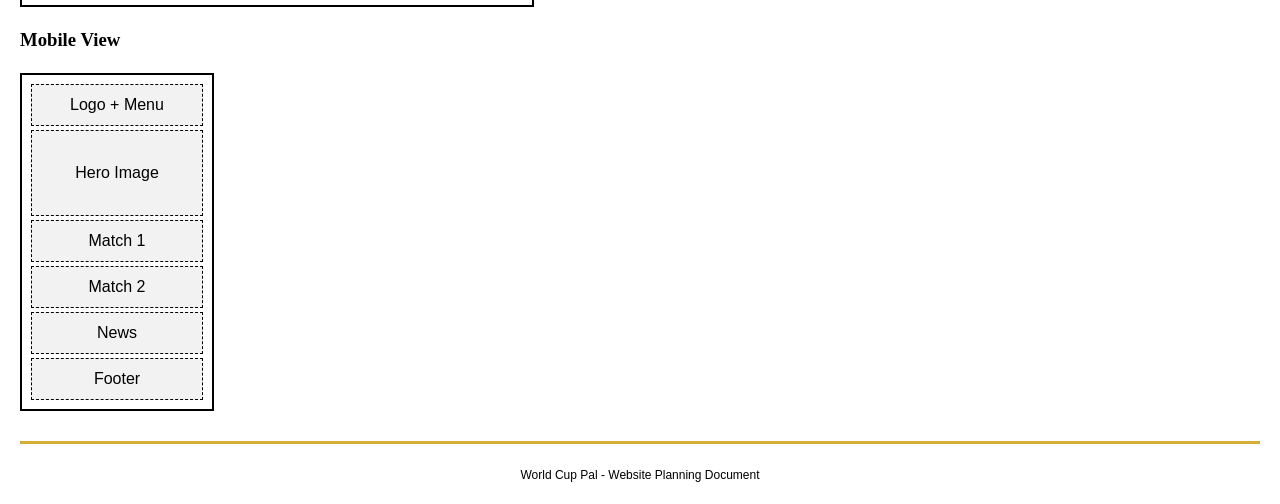
<file: project/siteplan.html>
<!DOCTYPE html>
<html lang="en">
<head>
<meta charset="UTF-8">
<meta name="viewport" content="width=device-width, initial-scale=1.0">
<meta name="description" content="Website planning document for World Cup Pal, a fan hub for the 2026 World Cup with match schedules, team info, and host city guides for the USA, Canada, and Mexico.">
<meta name="author" content="Sam Tuala">
<title>Website Planning Document - World Cup Pal</title>
<link rel="stylesheet" href="styles/wcpal.css">
</head>
<body>

<div class="logo">
  <h1>&#9917; World Cup Pal &#9917;</h1>
</div>

<h2>1. Site Name</h2>
<p>The name of my website is <b>World Cup Pal</b>. I chose this name because the site is about
the 2026 World Cup and it is meant to be like a friend or "pal" that helps fans follow the
tournament. The name is short and easy to remember and tells people what the site is about.</p>
<p>Possible domain name: <b>worldcuppal.com</b></p>

<h2>2. Site Purpose</h2>
<p>The purpose of World Cup Pal is to give soccer fans information about the 2026 World Cup.
The site will show the match schedule, the teams that are playing, and the host cities in the
USA, Canada, and Mexico. It will also have a sign up form where fans can enter their email to
get reminders before games start. The site is just for information and does not sell tickets.</p>

<h2>3. Scenarios</h2>
<p>These are questions that people who visit my site might ask:</p>
<ul>
  <li>When does my favorite team play and what channel can I watch it on?</li>
  <li>Which host city should I visit to see a game and what is the stadium like?</li>
  <li>How do I sign up to get a reminder before a match starts?</li>
</ul>

<h2>4. Color Schema</h2>
<p>I picked two main colors for my website. I used these colors on this document too.</p>
<div class="color1">Black (#000000) - used for the headers, the navigation bar, and the footer.</div>
<div class="color2">Gold (#d4af37) - used for the headings, links, and buttons (accent color).</div>
<p>The background of the pages will be white (#ffffff) so the text is easy to read.</p>

<h2>5. Typography</h2>
<p>I am using two fonts for my website:</p>
<table>
  <tr>
    <th>Font</th>
    <th>Where it is used</th>
  </tr>
  <tr>
    <td><span class="spec-georgia">Georgia</span></td>
    <td>Used for the main headings and titles.</td>
  </tr>
  <tr>
    <td><span class="spec-arial">Arial</span></td>
    <td>Used for the paragraphs and body text.</td>
  </tr>
</table>

<h2>6. Wireframes</h2>
<p>Below are my wireframes for the home page. The first one is the desktop version and the
second one is the mobile version.</p>

<h3>Desktop View</h3>
<div class="wireframe desktop">
  <div class="wf-part">Logo and Navigation Bar</div>
  <div class="wf-part wf-hero">Big Picture (Hero Image) + Countdown</div>
  <div class="wf-row">
    <div class="wf-part col">Match 1</div>
    <div class="wf-part col">Match 2</div>
    <div class="wf-part col">Match 3</div>
  </div>
  <div class="wf-row">
    <div class="wf-part col-wide">News</div>
    <div class="wf-part col">Standings</div>
  </div>
  <div class="wf-part">Footer</div>
</div>

<h3>Mobile View</h3>
<div class="wireframe mobile">
  <div class="wf-part">Logo + Menu</div>
  <div class="wf-part wf-hero">Hero Image</div>
  <div class="wf-part">Match 1</div>
  <div class="wf-part">Match 2</div>
  <div class="wf-part">News</div>
  <div class="wf-part">Footer</div>
</div>

<footer>
  <p>World Cup Pal - Website Planning Document</p>
</footer>

</body>
</html>
</file>
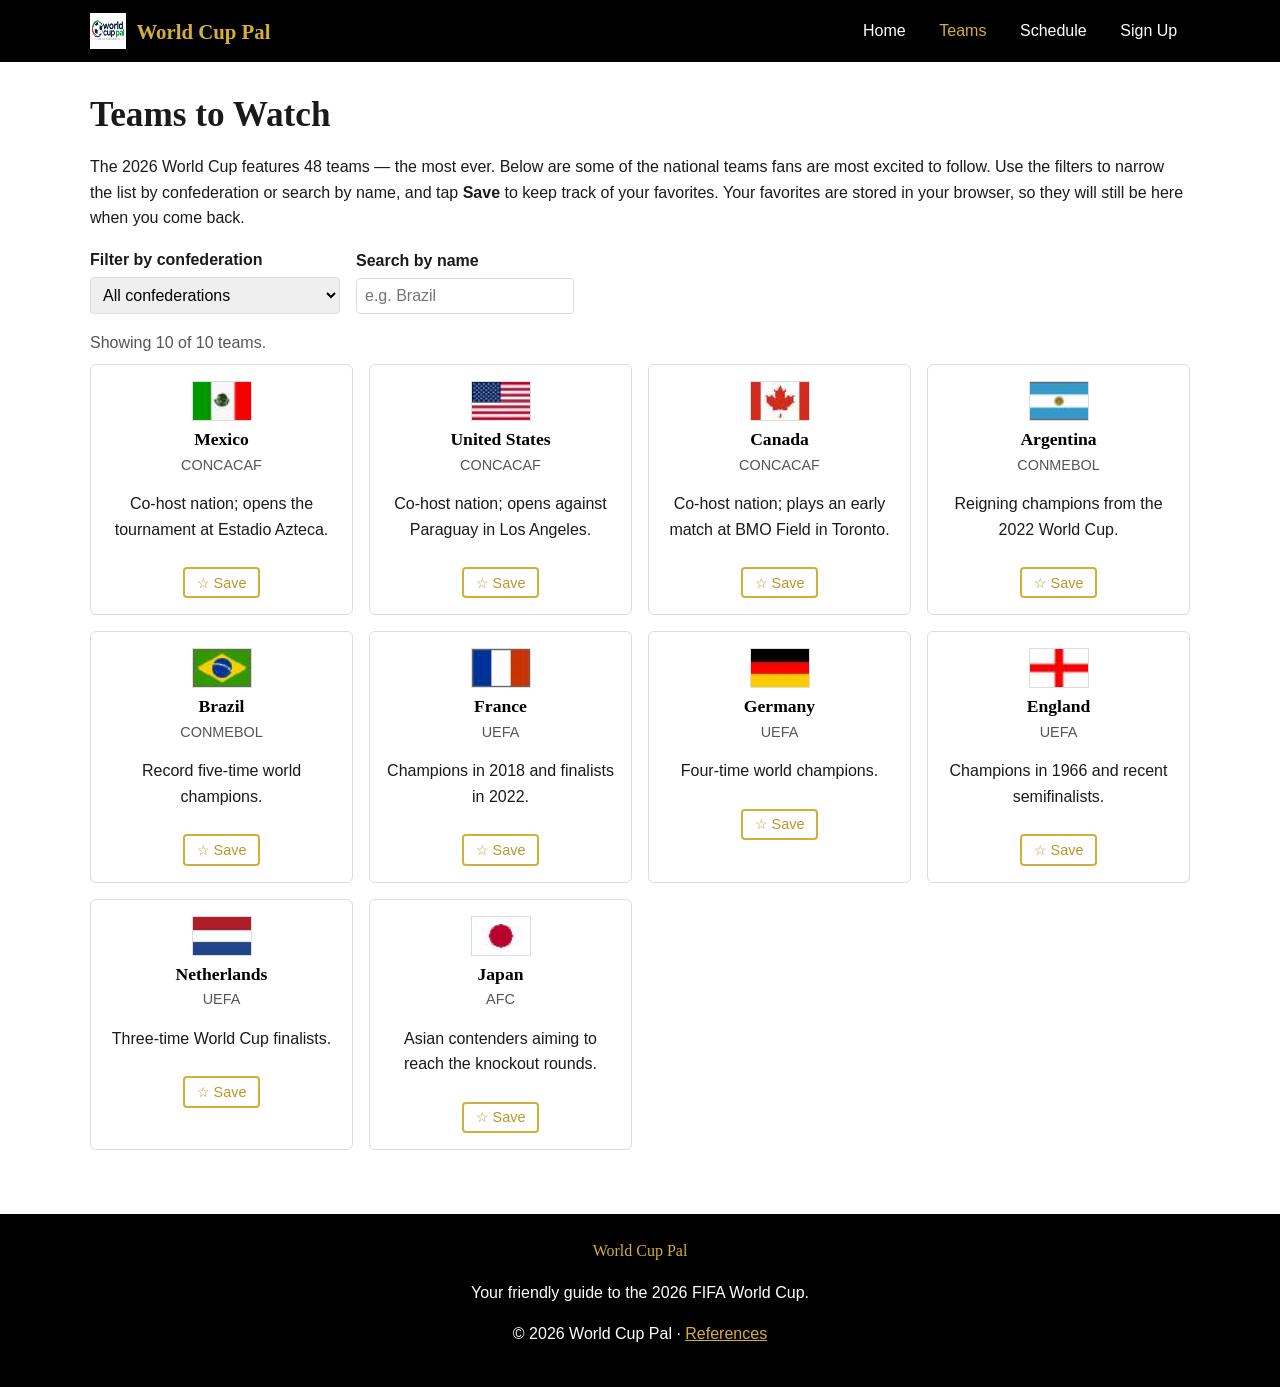
<file: project/teams.html>
<!DOCTYPE html>
<html lang="en">
<head>
  <meta charset="UTF-8">
  <meta name="viewport" content="width=device-width, initial-scale=1.0">
  <meta name="description" content="Explore popular national teams to watch at the 2026 FIFA World Cup. Filter teams by confederation, search by name, and save your favorites.">
  <meta name="author" content="Sam Tuala">
  <title>Teams to Watch | World Cup Pal</title>
  <link rel="icon" href="images/logo.jpg" type="image/jpg">
  <link rel="stylesheet" href="styles/main.css">
  <script src="scripts/main.js" defer></script>
  <script src="scripts/teams.js" defer></script>
</head>
<body>
  <a class="skip-link" href="#main">Skip to main content</a>

  <header class="site-header">
    <div class="container header-inner">
      <a class="brand" href="index.html">
        <img src="images/logo.jpg" alt="" width="36" height="36">
        World Cup Pal
      </a>
      <button id="nav-toggle" class="nav-toggle" aria-label="Toggle navigation" aria-expanded="false" aria-controls="nav-menu">&#9776;</button>
      <nav class="main-nav" aria-label="Main">
        <ul id="nav-menu" class="nav-menu">
          <li><a href="index.html">Home</a></li>
          <li><a href="teams.html" class="active">Teams</a></li>
          <li><a href="schedule.html">Schedule</a></li>
          <li><a href="signup.html">Sign Up</a></li>
        </ul>
      </nav>
    </div>
  </header>

  <main id="main">
    <section class="section">
      <div class="container">
        <h1>Teams to Watch</h1>
        <p>The 2026 World Cup features 48 teams &mdash; the most ever. Below are some of the
          national teams fans are most excited to follow. Use the filters to narrow the list by
          confederation or search by name, and tap <strong>Save</strong> to keep track of your
          favorites. Your favorites are stored in your browser, so they will still be here when
          you come back.</p>

        <div class="controls">
          <div class="control-group">
            <label for="confederation">Filter by confederation</label>
            <select id="confederation">
              <option value="all">All confederations</option>
              <option value="CONCACAF">CONCACAF (North America)</option>
              <option value="CONMEBOL">CONMEBOL (South America)</option>
              <option value="UEFA">UEFA (Europe)</option>
              <option value="AFC">AFC (Asia)</option>
            </select>
          </div>
          <div class="control-group">
            <label for="search">Search by name</label>
            <input type="search" id="search" placeholder="e.g. Brazil">
          </div>
        </div>

        <p id="result-count" class="result-count"></p>
        <div id="team-grid" class="team-grid"></div>
      </div>
    </section>
  </main>

  <footer class="site-footer">
    <div class="container">
      <p class="tagline">World Cup Pal</p>
      <p>Your friendly guide to the 2026 FIFA World Cup.</p>
      <p>&copy; <span id="year"></span> World Cup Pal &middot; <a href="references.html">References</a></p>
    </div>
  </footer>
</body>
</html>
</file>
<file: styles/base.css>
:root {
    --primary-color: #0a3d62;
    --secondary-color: #1565a0;
    --accent-color: #e67e22;
    --light-color: #f0f4f8;
    --dark-color: #1a1a2e;
    --text-color: #2c3e50;
    --white-color: #ffffff;
    --muted-color: #c8b97a;
    --card-shadow: 0 4px 16px rgba(10, 61, 98, 0.12);
    --font-heading: 'Playfair Display', Georgia, serif;
    --font-body: "Roboto", sans-serif;
    --max-width: 900px;
    --radius: 8px;
}

/*RESET & BASE */
* {
    margin: 0;
    padding: 0;
    box-sizing: border-box;
}

body {
    font-family: var(--font-body);
    font-weight: 400;
    color: var(--text-color);
    background-color: var(--light-color);
    line-height: 1.7;
}

img {
    display: block;
    width: 100%;
    height: auto;
}

/* HEADER*/
header {
    background-color: var(--primary-color);
    color: var(--white-color);
    text-align: center;
}

#course-title {
    display: block;
    font-family: var(--font-body);
    font-size: 1.3rem;
    font-weight: 700;
    letter-spacing: 0.02em;
    color: var(--white-color);
    padding: 0.85rem 2rem;
    background-color: var(--primary-color);
}

/* NAVIGATION*/
header nav {
    display: flex;
    justify-content: space-between;
    background-color: var(--dark-color);
    padding: 0 2rem;
}

header nav a {
    color: var(--white-color);
    text-decoration: none;
    font-family: var(--font-body);
    font-weight: 400;
    font-size: 0.95rem;
    padding: 0.75rem 1rem;
    display: inline-block;
    transition: background-color 0.25s ease, color 0.25s ease;
}

header nav a:hover {
    background-color: var(--secondary-color);
    color: var(--white-color);
}

/* MAIN */
main {
    max-width: var(--max-width);
    margin: 2rem auto;
    padding: 0 1.5rem;
}

main h1 {
    font-family: var(--font-heading);
    font-size: 2.2rem;
    color: var(--text-color);
    text-align: center;
    margin-bottom: 1.5rem;
    font-weight: 400;
}

/* CARD GRID */
.card-grid {
    display: grid;
    grid-template-columns: 2fr 1fr;
    gap: 1.5rem;
    align-items: start;
}

.card {
    background-color: var(--white-color);
    border-radius: var(--radius);
    box-shadow: var(--card-shadow);
    overflow: hidden;
    border: 1px solid #d0d8e4;
}

.card h2 {
    font-family: var(--font-body);
    font-size: 1rem;
    font-weight: 700;
    color: var(--white-color);
    background-color: var(--primary-color);
    padding: 0.65rem 1rem;
    text-align: center;
    letter-spacing: 0.03em;
}

.card-body {
    padding: 1rem 1.25rem 1.25rem;
}

/* PROFILE PHOTO */
.profile-photo {
    float: right;
    width: 140px;
    height: auto;
    margin: 0 0 0.75rem 1rem;
    border: 1px solid #ccc;
}

/* LOCATION BLOCK */
.card h3 {
    font-family: var(--font-body);
    font-size: 1rem;
    font-weight: 700;
    color: var(--text-color);
    text-align: center;
    margin: 1.25rem 0 0.25rem;
    padding-bottom: 0.4rem;
    border-bottom: 1px solid #ccc;
    clear: both;
}

.location-block {
    display: flex;
    gap: 1rem;
    align-items: flex-start;
    margin-top: 0.75rem;
}

.location-block figure {
    flex-shrink: 0;
    width: 120px;
    text-align: center;
}

.location-block figure img {
    width: 100%;
    height: auto;
    border: 1px solid #ccc;
}

.location-block figcaption {
    font-size: 0.78rem;
    color: var(--text-color);
    margin-top: 0.3rem;
    font-style: italic;
}

.location-block p {
    font-size: 0.9rem;
    line-height: 1.7;
}

/*  RESOURCE LIST */
.resource-list {
    list-style: disc;
    padding-left: 1.25rem;
    margin-top: 0.5rem;
}

.resource-list li {
    margin-bottom: 0.5rem;
}

.resource-list a {
    color: var(--secondary-color);
    text-decoration: none;
    font-size: 0.95rem;
}

.resource-list a:hover {
    text-decoration: underline;
}

/* FOOTER */
footer {
    background-color: var(--primary-color);
    color: var(--white-color);
    text-align: center;
    padding: 1rem;
    font-family: var(--font-body);
    font-size: 0.9rem;
    line-height: 1.9;
    margin-top: 2rem;
}

footer p {
    color: var(--white-color);
    margin: 0;
}

#lastModified {
    color: var(--muted-color);
    font-size: 0.82rem;
}
</file>
<file: project/styles/main.css>
:root {
  --black: #000000;
  --dark: #1a1a1a;
  --gold: #d4af37;
  --gold-dark: #b9962b;
  --white: #ffffff;
  --light: #f4f4f4;
  --gray: #555555;
  --border: #dddddd;
}

* {
  box-sizing: border-box;
  margin: 0;
  padding: 0;
}

body {
  font-family: Arial, Helvetica, sans-serif;
  color: var(--dark);
  background-color: var(--white);
  line-height: 1.6;
}

h1, h2, h3 {
  font-family: Georgia, "Times New Roman", serif;
  line-height: 1.2;
  margin-bottom: 0.5em;
}

h1 { font-size: 1.8rem; }
h2 { font-size: 1.4rem; }
h3 { font-size: 1.1rem; }

p { margin-bottom: 1em; }

a { color: var(--gold-dark); }

img { max-width: 100%; display: block; }

/* Accessibility: skip link */
.skip-link {
  position: absolute;
  left: -999px;
  top: 0;
  background: var(--gold);
  color: var(--black);
  padding: 0.5em 1em;
  z-index: 200;
}
.skip-link:focus { left: 0; }

/* Layout helper */
.container {
  width: 90%;
  max-width: 1100px;
  margin: 0 auto;
}

/* Header & Navigation  */
.site-header {
  background-color: var(--black);
  color: var(--white);
}

.header-inner {
  display: flex;
  flex-wrap: wrap;
  align-items: center;
  justify-content: space-between;
  padding: 0.75em 0;
}

.brand {
  display: flex;
  align-items: center;
  gap: 0.5em;
  color: var(--gold);
  font-family: Georgia, serif;
  font-size: 1.3rem;
  font-weight: bold;
  text-decoration: none;
}

.brand img { width: 36px; height: 36px; }

.nav-toggle {
  background: none;
  border: 2px solid var(--gold);
  color: var(--gold);
  font-size: 1.2rem;
  padding: 0.2em 0.6em;
  cursor: pointer;
  border-radius: 4px;
}

.main-nav { width: 100%; }

.nav-menu {
  list-style: none;
  width: 100%;
  display: none;
}

.nav-menu.open { display: block; }

.nav-menu li { border-top: 1px solid var(--dark); }

.nav-menu a {
  display: block;
  color: var(--white);
  text-decoration: none;
  padding: 0.7em 0.2em;
}

.nav-menu a:hover,
.nav-menu a.active {
  color: var(--gold);
}

/* Hero */
.hero {
  background-color: var(--dark);
  color: var(--white);
  text-align: center;
  padding: 2em 0;
}

.hero h1 { color: var(--gold); }

.countdown {
  font-size: 1.2rem;
  font-weight: bold;
  margin: 0.5em 0 1em;
  color: var(--gold);
}

/* Buttons  */
.btn {
  display: inline-block;
  background-color: var(--gold);
  color: var(--black);
  font-weight: bold;
  text-decoration: none;
  padding: 0.7em 1.4em;
  border: none;
  border-radius: 4px;
  cursor: pointer;
  font-size: 1rem;
}

.btn:hover { background-color: var(--gold-dark); }

/* Generic content sections */
.section { padding: 2em 0; }

.section h2 {
  border-bottom: 3px solid var(--gold);
  padding-bottom: 0.2em;
}

/* Card grid  */
.cards {
  display: grid;
  grid-template-columns: 1fr;
  gap: 1.2em;
  margin-top: 1em;
}

.card {
  border: 1px solid var(--border);
  border-radius: 6px;
  overflow: hidden;
  background-color: var(--white);
}

.card img { width: 100%; }

.card-body { padding: 1em; }

.card h3 { color: var(--black); }

/* Groups grid */
.group-grid {
  display: grid;
  grid-template-columns: 1fr;
  gap: 1em;
  margin-top: 1em;
}

.group-card {
  border: 1px solid var(--border);
  border-top: 4px solid var(--gold);
  border-radius: 6px;
  background-color: var(--white);
  overflow: hidden;
}

.group-head { padding: 1em; }

.group-letter {
  display: block;
  font-family: Georgia, serif;
  font-weight: bold;
  font-size: 1.2rem;
  color: var(--black);
  margin-bottom: 0.5em;
}

.group-teams { list-style: none; }

.group-teams li {
  display: flex;
  align-items: center;
  gap: 0.5em;
  padding: 0.2em 0;
}

.group-teams img {
  width: 30px;
  height: 20px;
  border: 1px solid var(--border);
  flex-shrink: 0;
}

.hint {
  display: block;
  color: var(--gray);
  font-size: 0.8rem;
  margin-top: 0.6em;
}

.matchups-toggle {
  width: 100%;
  background-color: var(--black);
  color: var(--gold);
  border: none;
  padding: 0.6em;
  cursor: pointer;
  font-size: 0.95rem;
  font-weight: bold;
}

.matchups-toggle:hover { background-color: var(--dark); }

.group-matchups {
  max-height: 0;
  overflow: hidden;
  transition: max-height 0.3s ease;
  background-color: var(--light);
}

.group-card:hover .group-matchups,
.group-card:focus-within .group-matchups,
.group-card.open .group-matchups {
  max-height: 420px;
}

.group-matchups h3 {
  color: var(--black);
  padding: 0.8em 1em 0;
}

.group-matchups ul {
  list-style: none;
  padding: 0 1em 1em;
}

.group-matchups li {
  padding: 0.3em 0;
  border-bottom: 1px solid var(--border);
}

.group-matchups li:last-child { border-bottom: none; }

/*  Teams page */
.controls {
  display: flex;
  flex-wrap: wrap;
  gap: 1em;
  align-items: flex-end;
  margin: 1em 0;
}

.control-group { display: flex; flex-direction: column; }

.control-group label { font-weight: bold; margin-bottom: 0.3em; }

.controls select,
.controls input {
  padding: 0.5em;
  border: 1px solid var(--border);
  border-radius: 4px;
  font-size: 1rem;
}

.result-count { color: var(--gray); margin: 0.5em 0; }

.team-grid {
  display: grid;
  grid-template-columns: 1fr 1fr;
  gap: 1em;
}

.team-card {
  border: 1px solid var(--border);
  border-radius: 6px;
  padding: 1em;
  text-align: center;
  background-color: var(--white);
}

.team-card img {
  width: 60px;
  height: 40px;
  margin: 0 auto 0.5em;
  border: 1px solid var(--border);
}

.team-card h3 { color: var(--black); margin-bottom: 0.2em; }

.team-card .group-tag { color: var(--gray); font-size: 0.9rem; }

.fav-btn {
  margin-top: 0.6em;
  background-color: var(--white);
  border: 2px solid var(--gold);
  color: var(--gold-dark);
  border-radius: 4px;
  padding: 0.4em 0.8em;
  cursor: pointer;
  font-size: 0.9rem;
}

.fav-btn.is-fav {
  background-color: var(--gold);
  color: var(--black);
}

/* Schedule table  */
.schedule-table {
  width: 100%;
  border-collapse: collapse;
  margin-top: 1em;
}

.schedule-table caption {
  text-align: left;
  font-style: italic;
  color: var(--gray);
  margin-bottom: 0.5em;
}

.schedule-table th,
.schedule-table td {
  border: 1px solid var(--border);
  padding: 0.6em;
  text-align: left;
}

.schedule-table th {
  background-color: var(--black);
  color: var(--gold);
}

.schedule-table tr:nth-child(even) td { background-color: var(--light); }

/*  Form */
.form-card {
  background-color: var(--light);
  border: 1px solid var(--border);
  border-radius: 6px;
  padding: 1.2em;
  margin-top: 1em;
}

fieldset {
  border: 1px solid var(--border);
  border-radius: 4px;
  padding: 1em;
  margin-bottom: 1em;
}

legend {
  font-family: Georgia, serif;
  font-weight: bold;
  padding: 0 0.4em;
}

.field { margin-bottom: 1em; }

.field label { display: block; font-weight: bold; margin-bottom: 0.3em; }

.field-legend {
  display: block;
  font-weight: bold;
  margin-bottom: 0.4em;
}

.form-actions { margin-top: 1em; }

.field input,
.field select,
.field textarea {
  width: 100%;
  padding: 0.6em;
  border: 1px solid var(--border);
  border-radius: 4px;
  font-size: 1rem;
  font-family: Arial, sans-serif;
}

.choice { font-weight: normal; display: flex; align-items: center; gap: 0.4em; }

.required { color: #b22234; }

/* Confirmation panel */
.confirm-panel {
  background-color: var(--light);
  border-left: 5px solid var(--gold);
  border-radius: 4px;
  padding: 1.2em;
  margin-top: 1em;
}

.confirm-panel dt { font-weight: bold; }
.confirm-panel dd { margin: 0 0 0.6em; }

/* Footer */
.site-footer {
  background-color: var(--black);
  color: var(--white);
  text-align: center;
  padding: 1.5em 0;
  margin-top: 2em;
}

.site-footer a { color: var(--gold); }

.site-footer .tagline { color: var(--gold); font-family: Georgia, serif; }

/*  phones */
@media (min-width: 600px) {
  h1 { font-size: 2.2rem; }
  h2 { font-size: 1.7rem; }

  .nav-toggle { display: none; }

  .main-nav { width: auto; }

  .nav-menu {
    display: flex;
    width: auto;
    gap: 0.5em;
  }

  .nav-menu li { border-top: none; }

  .nav-menu a { padding: 0.4em 0.8em; }

  .cards { grid-template-columns: 1fr 1fr; }

  .group-grid { grid-template-columns: 1fr 1fr; }

  .team-grid { grid-template-columns: 1fr 1fr 1fr; }
}

/* Large screen */
@media (min-width: 1000px) {
  .cards { grid-template-columns: 1fr 1fr 1fr; }

  .group-grid { grid-template-columns: 1fr 1fr 1fr; }

  .team-grid { grid-template-columns: repeat(4, 1fr); }

  .hero { padding: 3em 0; }
}
</file>
<file: styles/form.css>
:root {
    --primary-color: #FF8000;        
    --secondary-color: #0090D0;      
    --dark-color: #1B1B1B;           
    --darker-color: #000000;
    --light-color: #f5f5f5;
    --text-color: #1B1B1B;
    --white-color: #ffffff;
    --muted-color: #888;
    --border-color: #d0d0d0;
    --shadow: 0 4px 16px rgba(0, 0, 0, 0.1);
    --font-body: "Roboto", sans-serif;
    --max-width: 500px;
    --radius: 4px;
}

/* RESET & BASE */
* {
    margin: 0;
    padding: 0;
    box-sizing: border-box;
}

body {
    font-family: var(--font-body);
    color: var(--text-color);
    background-color: var(--light-color);
    line-height: 1.6;
}

/* HEADER */
header {
    background-color: var(--dark-color);
    color: var(--white-color);
    text-align: center;
    padding: 1.25rem 1rem;
    border-bottom: 4px solid var(--primary-color);
}

header h1 {
    font-size: 1.5rem;
    font-weight: 700;
    color: var(--white-color);
    letter-spacing: 0.04em;
}

/* MAIN / FORM*/
main {
    max-width: var(--max-width);
    margin: 1.5rem auto;
    padding: 0 1rem;
}

.review-form {
    background-color: var(--white-color);
    padding: 1.5rem;
    border-radius: var(--radius);
    box-shadow: var(--shadow);
    display: flex;
    flex-direction: column;
    gap: 1.1rem;
}

/* LABELS & INPUTS */
label {
    font-weight: 600;
    font-size: 0.95rem;
    color: var(--text-color);
    display: block;
    margin-bottom: 0.35rem;
}

.optional {
    color: var(--secondary-color);
    font-weight: 400;
    font-size: 0.85rem;
    font-style: italic;
}

select,
input[type="date"],
input[type="text"],
textarea {
    width: 100%;
    padding: 0.6rem 0.75rem;
    border: 1px solid var(--border-color);
    border-radius: var(--radius);
    font-family: var(--font-body);
    font-size: 0.95rem;
    background-color: var(--white-color);
    color: var(--text-color);
    transition: border-color 0.2s ease, box-shadow 0.2s ease;
}

select:focus,
input:focus,
textarea:focus {
    outline: none;
    border-color: var(--primary-color);
    box-shadow: 0 0 0 3px rgba(255, 128, 0, 0.15);
}

textarea {
    resize: vertical;
    min-height: 100px;
}

/* FIELDSETS*/
fieldset {
    border: none;
    padding: 0;
}

fieldset legend {
    font-weight: 600;
    font-size: 0.95rem;
    color: var(--text-color);
    margin-bottom: 0.5rem;
}

.hint {
    font-weight: 400;
    font-style: italic;
    font-size: 0.85rem;
    color: var(--muted-color);
    display: block;
    margin-top: 0.2rem;
}

/* STAR RATING */
.rating-group {
    display: flex;
    justify-content: space-between;
    gap: 0.25rem;
    flex-wrap: wrap;
}

.rating-group legend {
    width: 100%;
}

.rating-label {
    display: flex;
    flex-direction: column;
    align-items: center;
    flex: 1;
    cursor: pointer;
    font-weight: 400;
    margin-bottom: 0;
}

.rating-label input[type="radio"] {
    margin-bottom: 0.3rem;
    cursor: pointer;
    accent-color: var(--primary-color);
}

.rating-label span {
    color: var(--muted-color);
    font-size: 0.85rem;
    letter-spacing: -0.05em;
    transition: color 0.2s ease;
}

.rating-label input[type="radio"]:checked + span {
    color: var(--primary-color);
}

/* CHECKBOX GROUP*/
.checkbox-group label {
    display: flex;
    align-items: center;
    gap: 0.5rem;
    font-weight: 400;
    font-size: 0.9rem;
    margin-bottom: 0.3rem;
    cursor: pointer;
}

.checkbox-group input[type="checkbox"] {
    accent-color: var(--primary-color);
    width: 16px;
    height: 16px;
    cursor: pointer;
}

/* SUBMIT BUTTON */
.submit-btn {
    background-color: var(--primary-color);
    color: var(--darker-color);
    border: none;
    padding: 0.85rem;
    font-size: 1rem;
    font-weight: 700;
    font-family: var(--font-body);
    border-radius: var(--radius);
    cursor: pointer;
    letter-spacing: 0.03em;
    text-transform: uppercase;
    transition: background-color 0.2s ease, transform 0.1s ease;
    margin-top: 0.5rem;
}

.submit-btn:hover {
    background-color: #e67200;
}

.submit-btn:active {
    transform: translateY(1px);
}

/* FOOTER*/
footer {
    background-color: var(--dark-color);
    color: var(--white-color);
    text-align: center;
    padding: 1rem;
    font-size: 0.85rem;
    line-height: 1.9;
    border-top: 4px solid var(--primary-color);
    margin-top: 2rem;
}

footer p {
    color: var(--white-color);
    margin: 0;
}

#lastModified {
    color: var(--muted-color);
    font-size: 0.78rem;
}

/*  CONFIRMATION PAGE*/
.confirmation {
    background-color: var(--white-color);
    padding: 2rem 1.5rem;
    border-radius: var(--radius);
    box-shadow: var(--shadow);
    text-align: center;
}

.confirmation h2 {
    color: var(--primary-color);
    font-size: 1.4rem;
    font-weight: 700;
    margin-bottom: 1rem;
}

.confirmation-message {
    font-size: 0.95rem;
    color: var(--text-color);
    margin-bottom: 1.5rem;
}

.review-counter {
    background-color: var(--dark-color);
    color: var(--white-color);
    padding: 1.25rem;
    border-radius: var(--radius);
    margin-bottom: 1.5rem;
    border-left: 4px solid var(--primary-color);
}

.review-counter p {
    font-size: 0.9rem;
    color: var(--white-color);
    margin-bottom: 0.25rem;
}

#review-count {
    font-size: 2.5rem;
    font-weight: 700;
    color: var(--primary-color);
    display: block;
}

.back-link {
    display: inline-block;
    text-decoration: none;
    text-align: center;
}

/*LARGER SCREENS
@media (min-width: 640px) {
    header h1 {
        font-size: 1.8rem;
    }

    main {
        max-width: 600px;
    }

    .review-form {
        padding: 2rem;
    }
}
</file>
<file: styles/place.css>
:root {
    --primary-color: #003087;
    --secondary-color: #74ACDF;
    --accent-color: #F6B40E;
    --light-color: #EAF4FB;
    --dark-color: #001a4d;
    --text-color: #1a1a2e;
    --white-color: #ffffff;
    --muted-color: #c8b97a;
    --border-color: #b0cfe8;
    --shadow: 0 2px 10px rgba(0, 48, 135, 0.12);
    --font-heading: 'Merriweather', Georgia, serif;
    --font-body: 'Open Sans', Arial, sans-serif;
    --radius: 6px;
    --max-width: 1000px;
}

/* RESET & BASE */
* {
    margin: 0;
    padding: 0;
    box-sizing: border-box;
}

body {
    font-family: var(--font-body);
    color: var(--text-color);
    background-color: var(--light-color);
    line-height: 1.6;
}

img {
    display: block;
    width: 100%;
    height: auto;
}

/* HEADER */
header {
    background-color: var(--primary-color);
    text-align: center;
    padding: 1.25rem 1rem;
    border-bottom: 4px solid var(--accent-color);
}

header h1 {
    font-family: var(--font-heading);
    font-size: 1.8rem;
    color: var(--white-color);
    letter-spacing: 0.03em;
}

/* MAIN — MOBILE LAYOUT */
main {
    max-width: var(--max-width);
    margin: 0 auto;
}

/* HERO IMAGE*/
picture,
picture img {
    display: block;
    width: 100%;
}

picture img {
    max-height: 340px;
    object-fit: cover;
}

/*  DATA SECTION*/
.data-section {
    background-color: var(--white-color);
    border: 1px solid var(--border-color);
    border-radius: var(--radius);
    margin: 1.25rem 1rem;
    padding: 1.25rem;
    box-shadow: var(--shadow);
}

.data-section h2,
.weather-section h2 {
    font-family: var(--font-heading);
    font-size: 1.2rem;
    color: var(--primary-color);
    text-align: center;
    margin-bottom: 1rem;
    padding-bottom: 0.4rem;
    border-bottom: 2px solid var(--secondary-color);
}

.data-section table,
.weather-section table {
    width: 100%;
    border-collapse: collapse;
}

.data-section td,
.weather-section td {
    padding: 0.4rem 0.5rem;
    font-size: 0.95rem;
}

td.label {
    font-weight: 600;
    color: var(--primary-color);
    width: 45%;
}

td.value {
    color: var(--text-color);
}

/* WEATHER SECTION — MOBILE */
.weather-section {
    background-color: var(--white-color);
    border: 1px solid var(--border-color);
    border-radius: var(--radius);
    margin: 0 1rem 1.25rem;
    padding: 1.25rem;
    box-shadow: var(--shadow);
    text-align: center;
}

.weather-icon {
    width: 64px;
    height: 64px;
    margin: 0 auto 1rem;
    object-fit: contain;
}

.weather-section table {
    text-align: left;
}

/*FOOTER*/
footer {
    background-color: var(--primary-color);
    color: var(--white-color);
    text-align: center;
    padding: 1rem;
    font-size: 0.875rem;
    line-height: 1.9;
    border-top: 4px solid var(--accent-color);
}

footer p {
    color: var(--white-color);
    margin: 0;
}

#lastModified {
    color: var(--muted-color);
    font-size: 0.8rem;
}

/* LARGE SCREEN — 640px+*/
@media (min-width: 640px) {

    header h1 {
        font-size: 2.2rem;
    }

    /* Grid: data left | image center | weather right */
    main {
        display: grid;
        grid-template-columns: 220px 1fr 220px;
        grid-template-rows: auto auto;
        gap: 0;
        align-items: start;
    }

    /* Hero image spans full width in row 1 */
    picture {
        grid-column: 1 / -1;
        grid-row: 1;
        position: relative;
    }

    picture img {
        max-height: 500px;
    }

    /* Data overlays bottom-left of image area */
    .data-section {
        grid-column: 1;
        grid-row: 1;
        margin: 1rem;
        align-self: end;
        z-index: 1;
        background-color: rgba(255, 255, 255, 0.95);
    }

    /* Weather overlays bottom-right of image area */
    .weather-section {
        grid-column: 3;
        grid-row: 1;
        margin: 1rem;
        align-self: end;
        z-index: 1;
        background-color: rgba(255, 255, 255, 0.95);
        text-align: left;
    }

    /* =====================
       PSEUDO-ELEMENT: weather icon in large view
       Replaces the <img> weather icon on desktop
       ===================== */
    .weather-section .weather-icon {
        display: none;
    }

    .weather-section h2::after {
        content: '🌤️';
        font-size: 1.4rem;
        margin-left: 0.5rem;
        vertical-align: middle;
    }
}
</file>
<file: project/styles/wcpal.css>
body {
  font-family: Arial, Helvetica, sans-serif;   /* body font */
  background-color: #ffffff;
  color: #000000;
  margin: 20px;
  line-height: 1.5;
}

h1 {
  font-family: Georgia, serif;                  
  color: #d4af37;                              
  background-color: #000000;                   
  padding: 15px;
  text-align: center;
}

h2 {
  font-family: Georgia, serif;                  
  color: #000000;
  border-bottom: 3px solid #d4af37;             
  padding-bottom: 5px;
}

h3 {
  font-family: Georgia, serif;                  
  color: #000000;
}

a {
  color: #d4af37;                               
}

.logo {
  text-align: center;
  margin-bottom: 10px;
}

table {
  border-collapse: collapse;
  width: 100%;
  margin-top: 10px;
}

table, th, td {
  border: 1px solid #000000;
}

th {
  background-color: #000000;                    
  color: #d4af37;                                
  padding: 8px;
}

td {
  padding: 8px;
}

.color1 {
  background-color: #000000;                     
  color: #ffffff;
  padding: 10px;
}

.color2 {
  background-color: #d4af37;                    
  color: #000000;
  padding: 10px;
}

.wireframe {
  border: 2px solid #000000;
  padding: 5px;
  margin: 10px 0;
  width: 350px;
}

.wf-part {
  border: 1px dashed #000000;
  text-align: center;
  padding: 8px;
  margin: 4px;
  background-color: #f2f2f2;
}

.mobile {
  width: 180px;
}

footer {
  margin-top: 30px;
  text-align: center;
  color: #000000;
  border-top: 3px solid #d4af37;                
  font-size: 12px;
  padding-top: 10px;
}

/*  Classes added to replace inline styles  */

/* Typography specimen text */
.spec-georgia {
  font-family: Georgia, serif;
  font-size: 18px;
}
.spec-arial {
  font-family: Arial, sans-serif;
  font-size: 18px;
}

/* Desktop wireframe is wider than the default */
.desktop {
  width: 500px;
}

/* A row of boxes sitting side by side in the wireframe */
.wf-row {
  display: flex;
}

/* The hero  box needs more height */
.wf-hero {
  padding: 30px;
}

/* Columns inside a wireframe row */
.col {
  flex: 1;
}
.col-wide {
  flex: 2;
}
</file>
